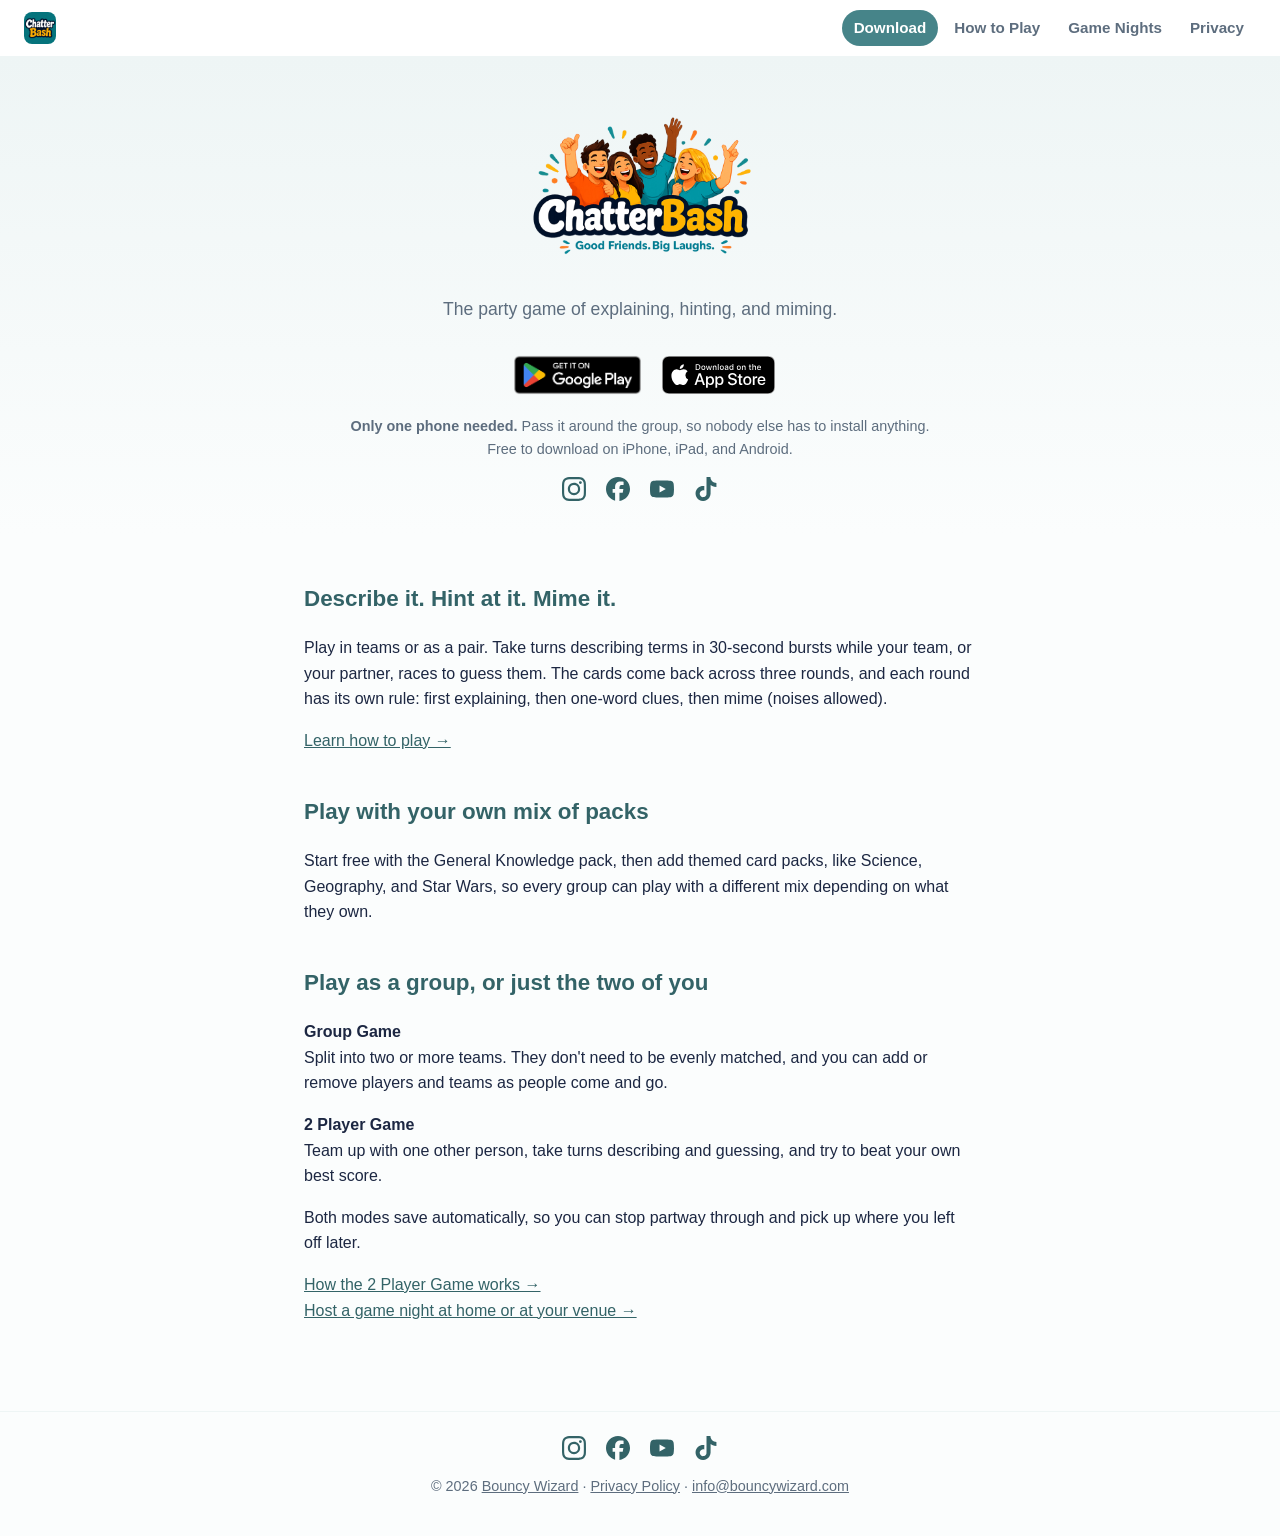
<file: index.html>
<!doctype html>
<html lang="en">
<head>
  <meta charset="UTF-8">
  <meta name="viewport" content="width=device-width, initial-scale=1">
  <!-- Google tag (gtag.js) -->
  <script async src="https://www.googletagmanager.com/gtag/js?id=G-C2GBCEYCLD"></script>
  <script>
    window.dataLayer = window.dataLayer || [];
    function gtag(){dataLayer.push(arguments);}
    gtag('js', new Date());
    gtag('config', 'G-C2GBCEYCLD');
  </script>
  <title>ChatterBash — the party game of explaining, hinting, and miming</title>
  <meta name="description" content="ChatterBash is a fast-paced party game inspired by Monikers and 30 Seconds. Describe, hint, or mime your way through three rounds with your team.">
  <link rel="icon" type="image/png" href="favicon.png">
  <link rel="apple-touch-icon" href="apple-touch-icon.png">
  <link rel="stylesheet" href="style.css?v=9">
</head>
<body>
  <header class="site-nav">
    <a class="brand" href="index.html">
      <img src="apple-touch-icon.png" alt="ChatterBash home" width="32" height="32">
    </a>
    <nav aria-label="Main">
      <a href="index.html" aria-current="page">Download</a>
      <a href="how-to-play.html">How to Play</a>
      <a href="game-nights.html">Game Nights</a>
      <a href="privacy.html">Privacy</a>
    </nav>
  </header>

  <header class="hero">
    <h1><img class="logo" src="logo.png" alt="ChatterBash"></h1>
    <p class="tagline">The party game of explaining, hinting, and miming.</p>

    <div class="cta-row">
      <a class="play-badge"
         href="https://play.google.com/store/apps/details?id=com.bouncywizard.chatterbash">
        <img src="google-play-badge.png" alt="Get it on Google Play">
      </a>
      <a class="app-store-badge"
         href="https://apps.apple.com/app/id6808120869">
        <img src="app-store-badge.svg" alt="Download on the App Store">
      </a>
    </div>
    <p class="hero-note"><strong>Only one phone needed.</strong> Pass it around the group, so nobody else has to install anything.<br>Free to download on iPhone, iPad, and Android.</p>
    <nav class="social hero-social" aria-label="Follow ChatterBash">
      <a href="https://www.instagram.com/chatterbashapp/" aria-label="Instagram" title="Instagram" target="_blank" rel="noopener">
        <svg viewBox="0 0 24 24" aria-hidden="true"><path d="M7.0301.084c-1.2768.0602-2.1487.264-2.911.5634-.7888.3075-1.4575.72-2.1228 1.3877-.6652.6677-1.075 1.3368-1.3802 2.127-.2954.7638-.4956 1.6365-.552 2.914-.0564 1.2775-.0689 1.6882-.0626 4.947.0062 3.2586.0206 3.6671.0825 4.9473.061 1.2765.264 2.1482.5635 2.9107.308.7889.72 1.4573 1.388 2.1228.6679.6655 1.3365 1.0743 2.1285 1.38.7632.295 1.6361.4961 2.9134.552 1.2773.056 1.6884.069 4.9462.0627 3.2578-.0062 3.668-.0207 4.9478-.0814 1.28-.0607 2.147-.2652 2.9098-.5633.7889-.3086 1.4578-.72 2.1228-1.3881.665-.6682 1.0745-1.3378 1.3795-2.1284.2957-.7632.4966-1.636.552-2.9124.056-1.2809.0692-1.6898.063-4.948-.0063-3.2583-.021-3.6668-.0817-4.9465-.0607-1.2797-.264-2.1487-.5633-2.9117-.3084-.7889-.72-1.4568-1.3876-2.1228C21.2982 1.33 20.628.9208 19.8378.6165 19.074.321 18.2017.1197 16.9244.0645 15.6471.0093 15.236-.005 11.977.0014 8.718.0076 8.31.0215 7.0301.0839m.1402 21.6932c-1.17-.0509-1.8053-.2453-2.2287-.408-.5606-.216-.96-.4771-1.3819-.895-.422-.4178-.6811-.8186-.9-1.378-.1644-.4234-.3624-1.058-.4171-2.228-.0595-1.2645-.072-1.6442-.079-4.848-.007-3.2037.0053-3.583.0607-4.848.05-1.169.2456-1.805.408-2.2282.216-.5613.4762-.96.895-1.3816.4188-.4217.8184-.6814 1.3783-.9003.423-.1651 1.0575-.3614 2.227-.4171 1.2655-.06 1.6447-.072 4.848-.079 3.2033-.007 3.5835.005 4.8495.0608 1.169.0508 1.8053.2445 2.228.408.5608.216.96.4754 1.3816.895.4217.4194.6816.8176.9005 1.3787.1653.4217.3617 1.056.4169 2.2263.0602 1.2655.0739 1.645.0796 4.848.0058 3.203-.0055 3.5834-.061 4.848-.051 1.17-.245 1.8055-.408 2.2294-.216.5604-.4763.96-.8954 1.3814-.419.4215-.8181.6811-1.3783.9-.4224.1649-1.0577.3617-2.2262.4174-1.2656.0595-1.6448.072-4.8493.079-3.2045.007-3.5825-.006-4.848-.0608M16.953 5.5864A1.44 1.44 0 1 0 18.39 4.144a1.44 1.44 0 0 0-1.437 1.4424M5.8385 12.012c.0067 3.4032 2.7706 6.1557 6.173 6.1493 3.4026-.0065 6.157-2.7701 6.1506-6.1733-.0065-3.4032-2.771-6.1565-6.174-6.1498-3.403.0067-6.156 2.771-6.1496 6.1738M8 12.0077a4 4 0 1 1 4.008 3.9921A3.9996 3.9996 0 0 1 8 12.0077"/></svg>
      </a>
      <a href="https://www.facebook.com/profile.php?id=61594119927908" aria-label="Facebook" title="Facebook" target="_blank" rel="noopener">
        <svg viewBox="0 0 24 24" aria-hidden="true"><path d="M9.101 23.691v-7.98H6.627v-3.667h2.474v-1.58c0-4.085 1.848-5.978 5.858-5.978.401 0 .955.042 1.468.103a8.68 8.68 0 0 1 1.141.195v3.325a8.623 8.623 0 0 0-.653-.036 26.805 26.805 0 0 0-.733-.009c-.707 0-1.259.096-1.675.309a1.686 1.686 0 0 0-.679.622c-.258.42-.374.995-.374 1.752v1.297h3.919l-.386 2.103-.287 1.564h-3.246v8.245C19.396 23.238 24 18.179 24 12.044c0-6.627-5.373-12-12-12s-12 5.373-12 12c0 5.628 3.874 10.35 9.101 11.647Z"/></svg>
      </a>
      <a href="https://www.youtube.com/@ChatterBash" aria-label="YouTube" title="YouTube" target="_blank" rel="noopener">
        <svg viewBox="0 0 24 24" aria-hidden="true"><path d="M23.498 6.186a3.016 3.016 0 0 0-2.122-2.136C19.505 3.545 12 3.545 12 3.545s-7.505 0-9.377.505A3.017 3.017 0 0 0 .502 6.186C0 8.07 0 12 0 12s0 3.93.502 5.814a3.016 3.016 0 0 0 2.122 2.136c1.871.505 9.376.505 9.376.505s7.505 0 9.377-.505a3.015 3.015 0 0 0 2.122-2.136C24 15.93 24 12 24 12s0-3.93-.502-5.814zM9.545 15.568V8.432L15.818 12l-6.273 3.568z"/></svg>
      </a>
      <a href="https://www.tiktok.com/@chatterbash" aria-label="TikTok" title="TikTok" target="_blank" rel="noopener">
        <svg viewBox="0 0 24 24" aria-hidden="true"><path d="M12.525.02c1.31-.02 2.61-.01 3.91-.02.08 1.53.63 3.09 1.75 4.17 1.12 1.11 2.7 1.62 4.24 1.79v4.03c-1.44-.05-2.89-.35-4.2-.97-.57-.26-1.1-.59-1.62-.93-.01 2.92.01 5.84-.02 8.75-.08 1.4-.54 2.79-1.35 3.94-1.31 1.92-3.58 3.17-5.91 3.21-1.43.08-2.86-.31-4.08-1.03-2.02-1.19-3.44-3.37-3.65-5.71-.02-.5-.03-1-.01-1.49.18-1.9 1.12-3.72 2.58-4.96 1.66-1.44 3.98-2.13 6.15-1.72.02 1.48-.04 2.96-.04 4.44-.99-.32-2.15-.23-3.02.37-.63.41-1.11 1.04-1.36 1.75-.21.51-.15 1.07-.14 1.61.24 1.64 1.82 3.02 3.5 2.87 1.12-.01 2.19-.66 2.77-1.61.19-.33.4-.67.41-1.06.1-1.79.06-3.57.07-5.36.01-4.03-.01-8.05.02-12.07z"/></svg>
      </a>
    </nav>
  </header>

  <main>
    <section>
      <h2>Describe it. Hint at it. Mime it.</h2>
      <p>
        Play in teams or as a pair. Take turns describing terms in 30-second
        bursts while your team, or your partner, races to guess them. The
        cards come back across three rounds, and each round has its own rule:
        first explaining, then one-word clues, then mime (noises allowed).
      </p>
      <p><a href="how-to-play.html">Learn how to play &rarr;</a></p>
    </section>

    <section>
      <h2>Play with your own mix of packs</h2>
      <p>
        Start free with the General Knowledge pack, then add themed card
        packs, like Science, Geography, and Star Wars, so every group can play
        with a different mix depending on what they own.
      </p>
    </section>

    <section>
      <h2>Play as a group, or just the two of you</h2>
      <p>
        <strong>Group Game</strong><br>
        Split into two or more teams. They don't
        need to be evenly matched, and you can add or remove players and
        teams as people come and go.
      </p>
      <p>
        <strong>2 Player Game</strong><br>
        Team up with one other person, take turns describing and guessing,
        and try to beat your own best score.
      </p>
      <p>
        Both modes save automatically, so you can stop partway through and
        pick up where you left off later.
      </p>
      <p>
        <a href="how-to-play.html#2-player">How the 2 Player Game works &rarr;</a><br>
        <a href="game-nights.html">Host a game night at home or at your venue &rarr;</a>
      </p>
    </section>
  </main>

  <footer>
    <nav class="social" aria-label="ChatterBash on social media">
      <a href="https://www.instagram.com/chatterbashapp/" aria-label="Instagram" title="Instagram" target="_blank" rel="noopener">
        <svg viewBox="0 0 24 24" aria-hidden="true"><path d="M7.0301.084c-1.2768.0602-2.1487.264-2.911.5634-.7888.3075-1.4575.72-2.1228 1.3877-.6652.6677-1.075 1.3368-1.3802 2.127-.2954.7638-.4956 1.6365-.552 2.914-.0564 1.2775-.0689 1.6882-.0626 4.947.0062 3.2586.0206 3.6671.0825 4.9473.061 1.2765.264 2.1482.5635 2.9107.308.7889.72 1.4573 1.388 2.1228.6679.6655 1.3365 1.0743 2.1285 1.38.7632.295 1.6361.4961 2.9134.552 1.2773.056 1.6884.069 4.9462.0627 3.2578-.0062 3.668-.0207 4.9478-.0814 1.28-.0607 2.147-.2652 2.9098-.5633.7889-.3086 1.4578-.72 2.1228-1.3881.665-.6682 1.0745-1.3378 1.3795-2.1284.2957-.7632.4966-1.636.552-2.9124.056-1.2809.0692-1.6898.063-4.948-.0063-3.2583-.021-3.6668-.0817-4.9465-.0607-1.2797-.264-2.1487-.5633-2.9117-.3084-.7889-.72-1.4568-1.3876-2.1228C21.2982 1.33 20.628.9208 19.8378.6165 19.074.321 18.2017.1197 16.9244.0645 15.6471.0093 15.236-.005 11.977.0014 8.718.0076 8.31.0215 7.0301.0839m.1402 21.6932c-1.17-.0509-1.8053-.2453-2.2287-.408-.5606-.216-.96-.4771-1.3819-.895-.422-.4178-.6811-.8186-.9-1.378-.1644-.4234-.3624-1.058-.4171-2.228-.0595-1.2645-.072-1.6442-.079-4.848-.007-3.2037.0053-3.583.0607-4.848.05-1.169.2456-1.805.408-2.2282.216-.5613.4762-.96.895-1.3816.4188-.4217.8184-.6814 1.3783-.9003.423-.1651 1.0575-.3614 2.227-.4171 1.2655-.06 1.6447-.072 4.848-.079 3.2033-.007 3.5835.005 4.8495.0608 1.169.0508 1.8053.2445 2.228.408.5608.216.96.4754 1.3816.895.4217.4194.6816.8176.9005 1.3787.1653.4217.3617 1.056.4169 2.2263.0602 1.2655.0739 1.645.0796 4.848.0058 3.203-.0055 3.5834-.061 4.848-.051 1.17-.245 1.8055-.408 2.2294-.216.5604-.4763.96-.8954 1.3814-.419.4215-.8181.6811-1.3783.9-.4224.1649-1.0577.3617-2.2262.4174-1.2656.0595-1.6448.072-4.8493.079-3.2045.007-3.5825-.006-4.848-.0608M16.953 5.5864A1.44 1.44 0 1 0 18.39 4.144a1.44 1.44 0 0 0-1.437 1.4424M5.8385 12.012c.0067 3.4032 2.7706 6.1557 6.173 6.1493 3.4026-.0065 6.157-2.7701 6.1506-6.1733-.0065-3.4032-2.771-6.1565-6.174-6.1498-3.403.0067-6.156 2.771-6.1496 6.1738M8 12.0077a4 4 0 1 1 4.008 3.9921A3.9996 3.9996 0 0 1 8 12.0077"/></svg>
      </a>
      <a href="https://www.facebook.com/profile.php?id=61594119927908" aria-label="Facebook" title="Facebook" target="_blank" rel="noopener">
        <svg viewBox="0 0 24 24" aria-hidden="true"><path d="M9.101 23.691v-7.98H6.627v-3.667h2.474v-1.58c0-4.085 1.848-5.978 5.858-5.978.401 0 .955.042 1.468.103a8.68 8.68 0 0 1 1.141.195v3.325a8.623 8.623 0 0 0-.653-.036 26.805 26.805 0 0 0-.733-.009c-.707 0-1.259.096-1.675.309a1.686 1.686 0 0 0-.679.622c-.258.42-.374.995-.374 1.752v1.297h3.919l-.386 2.103-.287 1.564h-3.246v8.245C19.396 23.238 24 18.179 24 12.044c0-6.627-5.373-12-12-12s-12 5.373-12 12c0 5.628 3.874 10.35 9.101 11.647Z"/></svg>
      </a>
      <a href="https://www.youtube.com/@ChatterBash" aria-label="YouTube" title="YouTube" target="_blank" rel="noopener">
        <svg viewBox="0 0 24 24" aria-hidden="true"><path d="M23.498 6.186a3.016 3.016 0 0 0-2.122-2.136C19.505 3.545 12 3.545 12 3.545s-7.505 0-9.377.505A3.017 3.017 0 0 0 .502 6.186C0 8.07 0 12 0 12s0 3.93.502 5.814a3.016 3.016 0 0 0 2.122 2.136c1.871.505 9.376.505 9.376.505s7.505 0 9.377-.505a3.015 3.015 0 0 0 2.122-2.136C24 15.93 24 12 24 12s0-3.93-.502-5.814zM9.545 15.568V8.432L15.818 12l-6.273 3.568z"/></svg>
      </a>
      <a href="https://www.tiktok.com/@chatterbash" aria-label="TikTok" title="TikTok" target="_blank" rel="noopener">
        <svg viewBox="0 0 24 24" aria-hidden="true"><path d="M12.525.02c1.31-.02 2.61-.01 3.91-.02.08 1.53.63 3.09 1.75 4.17 1.12 1.11 2.7 1.62 4.24 1.79v4.03c-1.44-.05-2.89-.35-4.2-.97-.57-.26-1.1-.59-1.62-.93-.01 2.92.01 5.84-.02 8.75-.08 1.4-.54 2.79-1.35 3.94-1.31 1.92-3.58 3.17-5.91 3.21-1.43.08-2.86-.31-4.08-1.03-2.02-1.19-3.44-3.37-3.65-5.71-.02-.5-.03-1-.01-1.49.18-1.9 1.12-3.72 2.58-4.96 1.66-1.44 3.98-2.13 6.15-1.72.02 1.48-.04 2.96-.04 4.44-.99-.32-2.15-.23-3.02.37-.63.41-1.11 1.04-1.36 1.75-.21.51-.15 1.07-.14 1.61.24 1.64 1.82 3.02 3.5 2.87 1.12-.01 2.19-.66 2.77-1.61.19-.33.4-.67.41-1.06.1-1.79.06-3.57.07-5.36.01-4.03-.01-8.05.02-12.07z"/></svg>
      </a>
    </nav>
    <p>
      &copy; 2026 <a href="https://bouncywizard.com/" target="_blank" rel="noopener">Bouncy Wizard</a> ·
      <a href="privacy.html">Privacy Policy</a> ·
      <a href="mailto:info@bouncywizard.com">info@bouncywizard.com</a>
    </p>
  </footer>
</body>
</html>
</file>
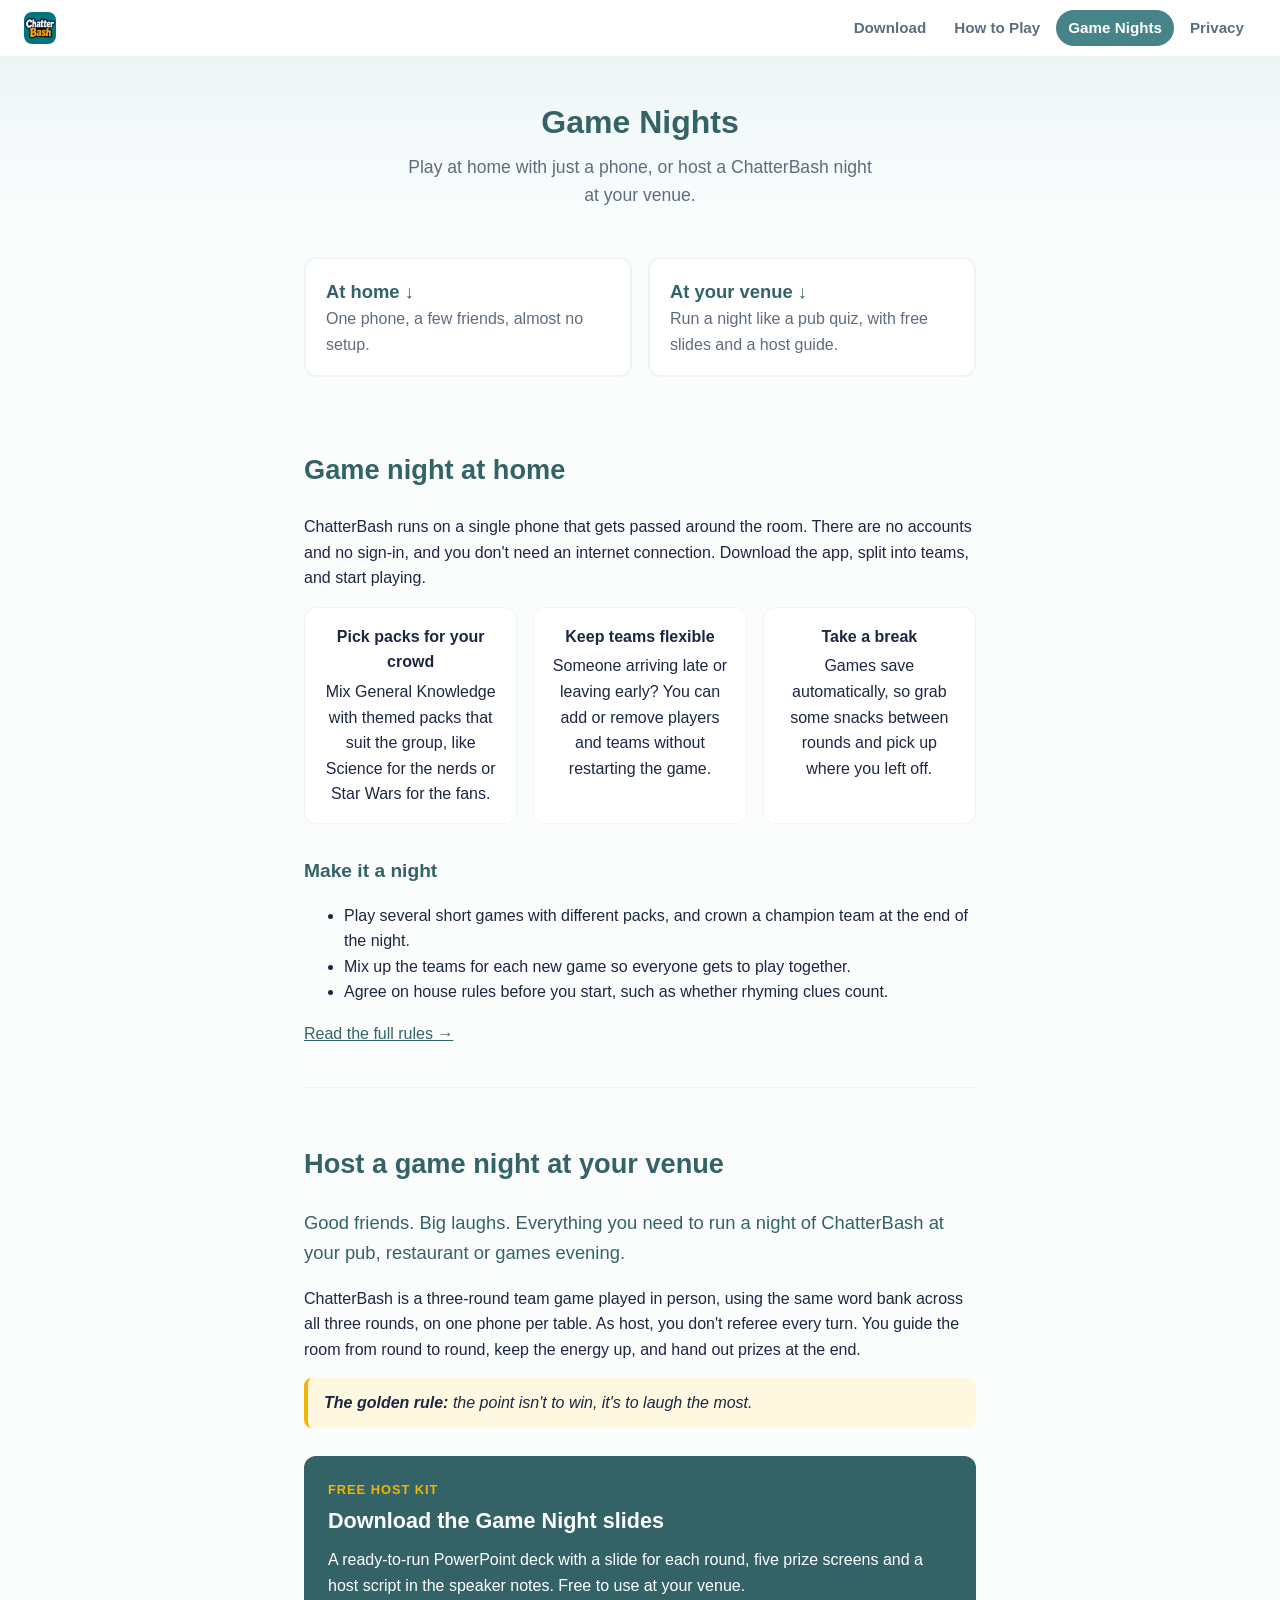
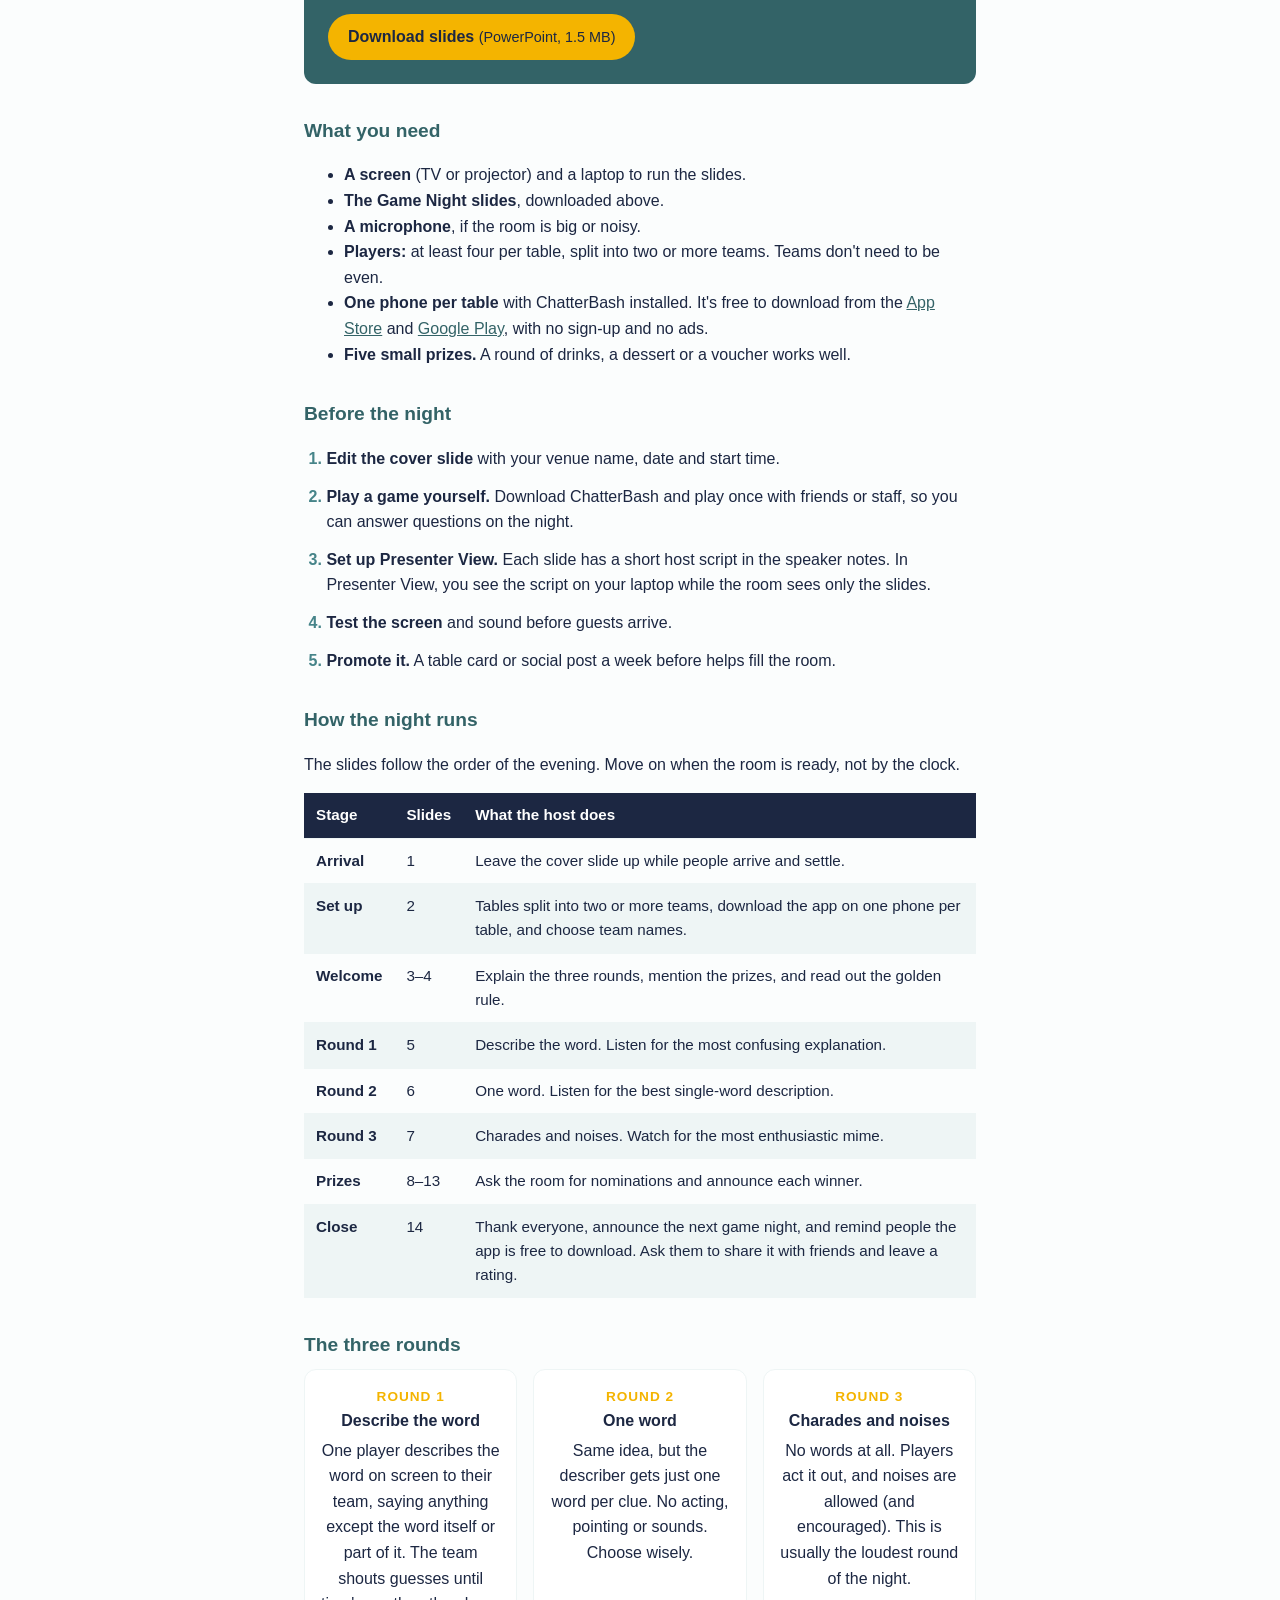
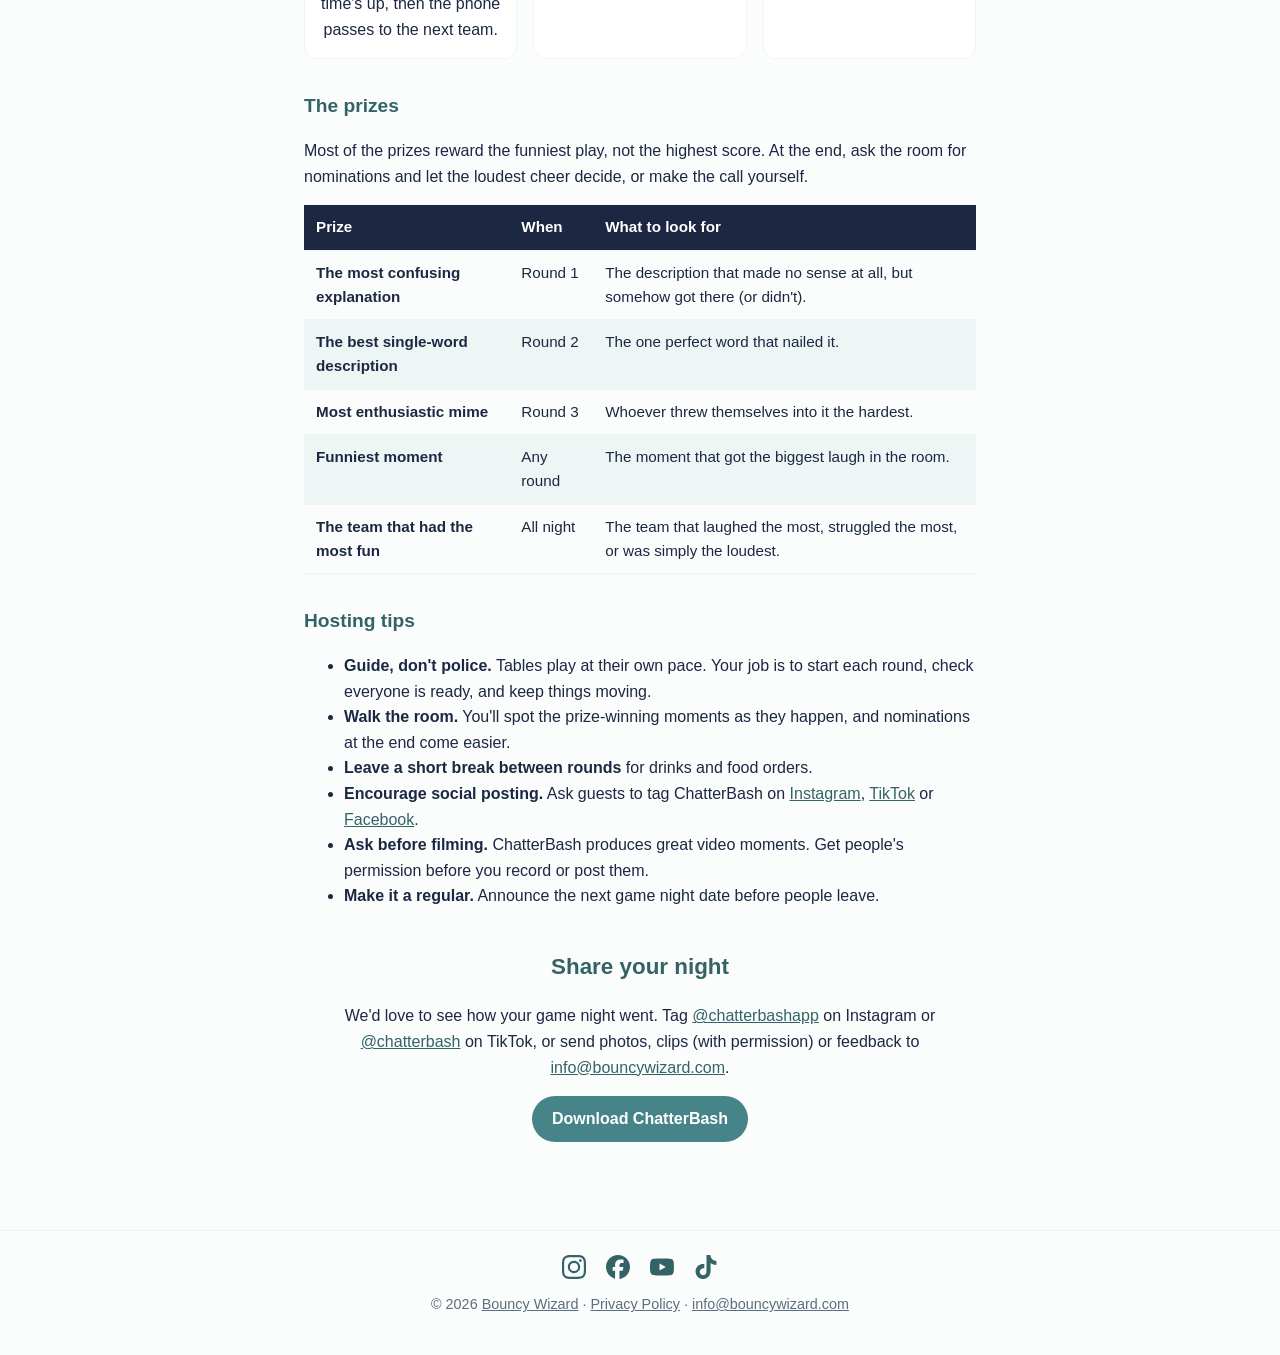
<file: game-nights.html>
<!doctype html>
<html lang="en">
<head>
  <meta charset="UTF-8">
  <meta name="viewport" content="width=device-width, initial-scale=1">
  <!-- Google tag (gtag.js) -->
  <script async src="https://www.googletagmanager.com/gtag/js?id=G-C2GBCEYCLD"></script>
  <script>
    window.dataLayer = window.dataLayer || [];
    function gtag(){dataLayer.push(arguments);}
    gtag('js', new Date());
    gtag('config', 'G-C2GBCEYCLD');
  </script>
  <title>Game Nights — ChatterBash</title>
  <meta name="description" content="Host a ChatterBash game night at home with just a phone, or run one at your pub, restaurant or games evening with our free PowerPoint slides and host guide.">
  <link rel="icon" type="image/png" href="favicon.png">
  <link rel="apple-touch-icon" href="apple-touch-icon.png">
  <link rel="stylesheet" href="style.css?v=9">
</head>
<body>
  <header class="site-nav">
    <a class="brand" href="index.html">
      <img src="apple-touch-icon.png" alt="ChatterBash home" width="32" height="32">
    </a>
    <nav aria-label="Main">
      <a href="index.html">Download</a>
      <a href="how-to-play.html">How to Play</a>
      <a href="game-nights.html" aria-current="page">Game Nights</a>
      <a href="privacy.html">Privacy</a>
    </nav>
  </header>

  <header class="page-hero">
    <h1>Game Nights</h1>
    <p class="tagline">Play at home with just a phone, or host a ChatterBash night at your venue.</p>
  </header>

  <main>
    <div class="chooser">
      <a class="choice" href="#at-home">
        <strong>At home</strong>
        <span>One phone, a few friends, almost no setup.</span>
      </a>
      <a class="choice" href="#host">
        <strong>At your venue</strong>
        <span>Run a night like a pub quiz, with free slides and a host guide.</span>
      </a>
    </div>

    <!-- ===== At home ===== -->
    <section id="at-home" class="part">
      <h2>Game night at home</h2>
      <p>
        ChatterBash runs on a single phone that gets passed around the room.
        There are no accounts and no sign-in, and you don't need an internet
        connection. Download the app, split into teams, and start playing.
      </p>

      <div class="cards">
        <div class="card">
          <strong>Pick packs for your crowd</strong>
          <p>
            Mix General Knowledge with themed packs that suit the group, like
            Science for the nerds or Star Wars for the fans.
          </p>
        </div>
        <div class="card">
          <strong>Keep teams flexible</strong>
          <p>
            Someone arriving late or leaving early? You can add or remove
            players and teams without restarting the game.
          </p>
        </div>
        <div class="card">
          <strong>Take a break</strong>
          <p>
            Games save automatically, so grab some snacks between rounds and
            pick up where you left off.
          </p>
        </div>
      </div>

      <h3>Make it a night</h3>
      <ul>
        <li>Play several short games with different packs, and crown a champion team at the end of the night.</li>
        <li>Mix up the teams for each new game so everyone gets to play together.</li>
        <li>Agree on house rules before you start, such as whether rhyming clues count.</li>
      </ul>

      <p><a href="how-to-play.html">Read the full rules &rarr;</a></p>
    </section>

    <!-- ===== At a venue ===== -->
    <section id="host" class="part">
      <h2>Host a game night at your venue</h2>
      <p class="lead">
        Good friends. Big laughs. Everything you need to run a night of
        ChatterBash at your pub, restaurant or games evening.
      </p>
      <p>
        ChatterBash is a three-round team game played in person, using the
        same word bank across all three rounds, on one phone per table. As
        host, you don't referee every turn. You guide the room from round to
        round, keep the energy up, and hand out prizes at the end.
      </p>
      <p class="golden">
        <strong>The golden rule:</strong> the point isn't to win, it's to
        laugh the most.
      </p>

      <div class="kit">
        <div class="kit-label">Free host kit</div>
        <h3>Download the Game Night slides</h3>
        <p>
          A ready-to-run PowerPoint deck with a slide for each round, five
          prize screens and a host script in the speaker notes. Free to use at
          your venue.
        </p>
        <a class="kit-button" href="downloads/chatterbash-game-night.pptx" download>
          Download slides <span>(PowerPoint, 1.5 MB)</span>
        </a>
      </div>

      <h3>What you need</h3>
      <ul>
        <li><strong>A screen</strong> (TV or projector) and a laptop to run the slides.</li>
        <li><strong>The Game Night slides</strong>, downloaded above.</li>
        <li><strong>A microphone</strong>, if the room is big or noisy.</li>
        <li>
          <strong>Players:</strong> at least four per table, split into two or
          more teams. Teams don't need to be even.
        </li>
        <li>
          <strong>One phone per table</strong> with ChatterBash installed. It's
          free to download from the <a href="https://apps.apple.com/app/id6808120869">App Store</a>
          and <a href="https://play.google.com/store/apps/details?id=com.bouncywizard.chatterbash">Google Play</a>,
          with no sign-up and no ads.
        </li>
        <li><strong>Five small prizes.</strong> A round of drinks, a dessert or a voucher works well.</li>
      </ul>

      <h3>Before the night</h3>
      <ol class="steps">
        <li><strong>Edit the cover slide</strong> with your venue name, date and start time.</li>
        <li>
          <strong>Play a game yourself.</strong> Download ChatterBash and play
          once with friends or staff, so you can answer questions on the night.
        </li>
        <li>
          <strong>Set up Presenter View.</strong> Each slide has a short host
          script in the speaker notes. In Presenter View, you see the script on
          your laptop while the room sees only the slides.
        </li>
        <li><strong>Test the screen</strong> and sound before guests arrive.</li>
        <li><strong>Promote it.</strong> A table card or social post a week before helps fill the room.</li>
      </ol>

      <h3>How the night runs</h3>
      <p>The slides follow the order of the evening. Move on when the room is ready, not by the clock.</p>
      <div class="table-wrap">
        <table>
          <thead>
            <tr><th>Stage</th><th>Slides</th><th>What the host does</th></tr>
          </thead>
          <tbody>
            <tr><th>Arrival</th><td>1</td><td>Leave the cover slide up while people arrive and settle.</td></tr>
            <tr><th>Set up</th><td>2</td><td>Tables split into two or more teams, download the app on one phone per table, and choose team names.</td></tr>
            <tr><th>Welcome</th><td>3–4</td><td>Explain the three rounds, mention the prizes, and read out the golden rule.</td></tr>
            <tr><th>Round 1</th><td>5</td><td>Describe the word. Listen for the most confusing explanation.</td></tr>
            <tr><th>Round 2</th><td>6</td><td>One word. Listen for the best single-word description.</td></tr>
            <tr><th>Round 3</th><td>7</td><td>Charades and noises. Watch for the most enthusiastic mime.</td></tr>
            <tr><th>Prizes</th><td>8–13</td><td>Ask the room for nominations and announce each winner.</td></tr>
            <tr><th>Close</th><td>14</td><td>Thank everyone, announce the next game night, and remind people the app is free to download. Ask them to share it with friends and leave a rating.</td></tr>
          </tbody>
        </table>
      </div>

      <h3>The three rounds</h3>
      <div class="cards">
        <div class="card">
          <div class="round-num">ROUND 1</div>
          <strong>Describe the word</strong>
          <p>
            One player describes the word on screen to their team, saying
            anything except the word itself or part of it. The team shouts
            guesses until time's up, then the phone passes to the next team.
          </p>
        </div>
        <div class="card">
          <div class="round-num">ROUND 2</div>
          <strong>One word</strong>
          <p>
            Same idea, but the describer gets just one word per clue. No
            acting, pointing or sounds. Choose wisely.
          </p>
        </div>
        <div class="card">
          <div class="round-num">ROUND 3</div>
          <strong>Charades and noises</strong>
          <p>
            No words at all. Players act it out, and noises are allowed (and
            encouraged). This is usually the loudest round of the night.
          </p>
        </div>
      </div>

      <h3>The prizes</h3>
      <p>
        Most of the prizes reward the funniest play, not the highest score. At
        the end, ask the room for nominations and let the loudest cheer decide,
        or make the call yourself.
      </p>
      <div class="table-wrap">
        <table>
          <thead>
            <tr><th>Prize</th><th>When</th><th>What to look for</th></tr>
          </thead>
          <tbody>
            <tr><th>The most confusing explanation</th><td>Round 1</td><td>The description that made no sense at all, but somehow got there (or didn't).</td></tr>
            <tr><th>The best single-word description</th><td>Round 2</td><td>The one perfect word that nailed it.</td></tr>
            <tr><th>Most enthusiastic mime</th><td>Round 3</td><td>Whoever threw themselves into it the hardest.</td></tr>
            <tr><th>Funniest moment</th><td>Any round</td><td>The moment that got the biggest laugh in the room.</td></tr>
            <tr><th>The team that had the most fun</th><td>All night</td><td>The team that laughed the most, struggled the most, or was simply the loudest.</td></tr>
          </tbody>
        </table>
      </div>

      <h3>Hosting tips</h3>
      <ul>
        <li>
          <strong>Guide, don't police.</strong> Tables play at their own pace.
          Your job is to start each round, check everyone is ready, and keep
          things moving.
        </li>
        <li>
          <strong>Walk the room.</strong> You'll spot the prize-winning moments
          as they happen, and nominations at the end come easier.
        </li>
        <li><strong>Leave a short break between rounds</strong> for drinks and food orders.</li>
        <li>
          <strong>Encourage social posting.</strong> Ask guests to tag
          ChatterBash on
          <a href="https://www.instagram.com/chatterbashapp/" target="_blank" rel="noopener">Instagram</a>,
          <a href="https://www.tiktok.com/@chatterbash" target="_blank" rel="noopener">TikTok</a> or
          <a href="https://www.facebook.com/profile.php?id=61594119927908" target="_blank" rel="noopener">Facebook</a>.
        </li>
        <li>
          <strong>Ask before filming.</strong> ChatterBash produces great video
          moments. Get people's permission before you record or post them.
        </li>
        <li><strong>Make it a regular.</strong> Announce the next game night date before people leave.</li>
      </ul>
    </section>

    <section class="cta-section">
      <h2>Share your night</h2>
      <p>
        We'd love to see how your game night went. Tag
        <a href="https://www.instagram.com/chatterbashapp/" target="_blank" rel="noopener">@chatterbashapp</a>
        on Instagram or
        <a href="https://www.tiktok.com/@chatterbash" target="_blank" rel="noopener">@chatterbash</a>
        on TikTok, or send photos, clips (with permission) or feedback to
        <a href="mailto:info@bouncywizard.com">info@bouncywizard.com</a>.
      </p>
      <p><a class="badge" href="index.html">Download ChatterBash</a></p>
    </section>
  </main>

  <footer>
    <nav class="social" aria-label="ChatterBash on social media">
      <a href="https://www.instagram.com/chatterbashapp/" aria-label="Instagram" title="Instagram" target="_blank" rel="noopener">
        <svg viewBox="0 0 24 24" aria-hidden="true"><path d="M7.0301.084c-1.2768.0602-2.1487.264-2.911.5634-.7888.3075-1.4575.72-2.1228 1.3877-.6652.6677-1.075 1.3368-1.3802 2.127-.2954.7638-.4956 1.6365-.552 2.914-.0564 1.2775-.0689 1.6882-.0626 4.947.0062 3.2586.0206 3.6671.0825 4.9473.061 1.2765.264 2.1482.5635 2.9107.308.7889.72 1.4573 1.388 2.1228.6679.6655 1.3365 1.0743 2.1285 1.38.7632.295 1.6361.4961 2.9134.552 1.2773.056 1.6884.069 4.9462.0627 3.2578-.0062 3.668-.0207 4.9478-.0814 1.28-.0607 2.147-.2652 2.9098-.5633.7889-.3086 1.4578-.72 2.1228-1.3881.665-.6682 1.0745-1.3378 1.3795-2.1284.2957-.7632.4966-1.636.552-2.9124.056-1.2809.0692-1.6898.063-4.948-.0063-3.2583-.021-3.6668-.0817-4.9465-.0607-1.2797-.264-2.1487-.5633-2.9117-.3084-.7889-.72-1.4568-1.3876-2.1228C21.2982 1.33 20.628.9208 19.8378.6165 19.074.321 18.2017.1197 16.9244.0645 15.6471.0093 15.236-.005 11.977.0014 8.718.0076 8.31.0215 7.0301.0839m.1402 21.6932c-1.17-.0509-1.8053-.2453-2.2287-.408-.5606-.216-.96-.4771-1.3819-.895-.422-.4178-.6811-.8186-.9-1.378-.1644-.4234-.3624-1.058-.4171-2.228-.0595-1.2645-.072-1.6442-.079-4.848-.007-3.2037.0053-3.583.0607-4.848.05-1.169.2456-1.805.408-2.2282.216-.5613.4762-.96.895-1.3816.4188-.4217.8184-.6814 1.3783-.9003.423-.1651 1.0575-.3614 2.227-.4171 1.2655-.06 1.6447-.072 4.848-.079 3.2033-.007 3.5835.005 4.8495.0608 1.169.0508 1.8053.2445 2.228.408.5608.216.96.4754 1.3816.895.4217.4194.6816.8176.9005 1.3787.1653.4217.3617 1.056.4169 2.2263.0602 1.2655.0739 1.645.0796 4.848.0058 3.203-.0055 3.5834-.061 4.848-.051 1.17-.245 1.8055-.408 2.2294-.216.5604-.4763.96-.8954 1.3814-.419.4215-.8181.6811-1.3783.9-.4224.1649-1.0577.3617-2.2262.4174-1.2656.0595-1.6448.072-4.8493.079-3.2045.007-3.5825-.006-4.848-.0608M16.953 5.5864A1.44 1.44 0 1 0 18.39 4.144a1.44 1.44 0 0 0-1.437 1.4424M5.8385 12.012c.0067 3.4032 2.7706 6.1557 6.173 6.1493 3.4026-.0065 6.157-2.7701 6.1506-6.1733-.0065-3.4032-2.771-6.1565-6.174-6.1498-3.403.0067-6.156 2.771-6.1496 6.1738M8 12.0077a4 4 0 1 1 4.008 3.9921A3.9996 3.9996 0 0 1 8 12.0077"/></svg>
      </a>
      <a href="https://www.facebook.com/profile.php?id=61594119927908" aria-label="Facebook" title="Facebook" target="_blank" rel="noopener">
        <svg viewBox="0 0 24 24" aria-hidden="true"><path d="M9.101 23.691v-7.98H6.627v-3.667h2.474v-1.58c0-4.085 1.848-5.978 5.858-5.978.401 0 .955.042 1.468.103a8.68 8.68 0 0 1 1.141.195v3.325a8.623 8.623 0 0 0-.653-.036 26.805 26.805 0 0 0-.733-.009c-.707 0-1.259.096-1.675.309a1.686 1.686 0 0 0-.679.622c-.258.42-.374.995-.374 1.752v1.297h3.919l-.386 2.103-.287 1.564h-3.246v8.245C19.396 23.238 24 18.179 24 12.044c0-6.627-5.373-12-12-12s-12 5.373-12 12c0 5.628 3.874 10.35 9.101 11.647Z"/></svg>
      </a>
      <a href="https://www.youtube.com/@ChatterBash" aria-label="YouTube" title="YouTube" target="_blank" rel="noopener">
        <svg viewBox="0 0 24 24" aria-hidden="true"><path d="M23.498 6.186a3.016 3.016 0 0 0-2.122-2.136C19.505 3.545 12 3.545 12 3.545s-7.505 0-9.377.505A3.017 3.017 0 0 0 .502 6.186C0 8.07 0 12 0 12s0 3.93.502 5.814a3.016 3.016 0 0 0 2.122 2.136c1.871.505 9.376.505 9.376.505s7.505 0 9.377-.505a3.015 3.015 0 0 0 2.122-2.136C24 15.93 24 12 24 12s0-3.93-.502-5.814zM9.545 15.568V8.432L15.818 12l-6.273 3.568z"/></svg>
      </a>
      <a href="https://www.tiktok.com/@chatterbash" aria-label="TikTok" title="TikTok" target="_blank" rel="noopener">
        <svg viewBox="0 0 24 24" aria-hidden="true"><path d="M12.525.02c1.31-.02 2.61-.01 3.91-.02.08 1.53.63 3.09 1.75 4.17 1.12 1.11 2.7 1.62 4.24 1.79v4.03c-1.44-.05-2.89-.35-4.2-.97-.57-.26-1.1-.59-1.62-.93-.01 2.92.01 5.84-.02 8.75-.08 1.4-.54 2.79-1.35 3.94-1.31 1.92-3.58 3.17-5.91 3.21-1.43.08-2.86-.31-4.08-1.03-2.02-1.19-3.44-3.37-3.65-5.71-.02-.5-.03-1-.01-1.49.18-1.9 1.12-3.72 2.58-4.96 1.66-1.44 3.98-2.13 6.15-1.72.02 1.48-.04 2.96-.04 4.44-.99-.32-2.15-.23-3.02.37-.63.41-1.11 1.04-1.36 1.75-.21.51-.15 1.07-.14 1.61.24 1.64 1.82 3.02 3.5 2.87 1.12-.01 2.19-.66 2.77-1.61.19-.33.4-.67.41-1.06.1-1.79.06-3.57.07-5.36.01-4.03-.01-8.05.02-12.07z"/></svg>
      </a>
    </nav>
    <p>
      &copy; 2026 <a href="https://bouncywizard.com/" target="_blank" rel="noopener">Bouncy Wizard</a> ·
      <a href="privacy.html">Privacy Policy</a> ·
      <a href="mailto:info@bouncywizard.com">info@bouncywizard.com</a>
    </p>
  </footer>
</body>
</html>
</file>
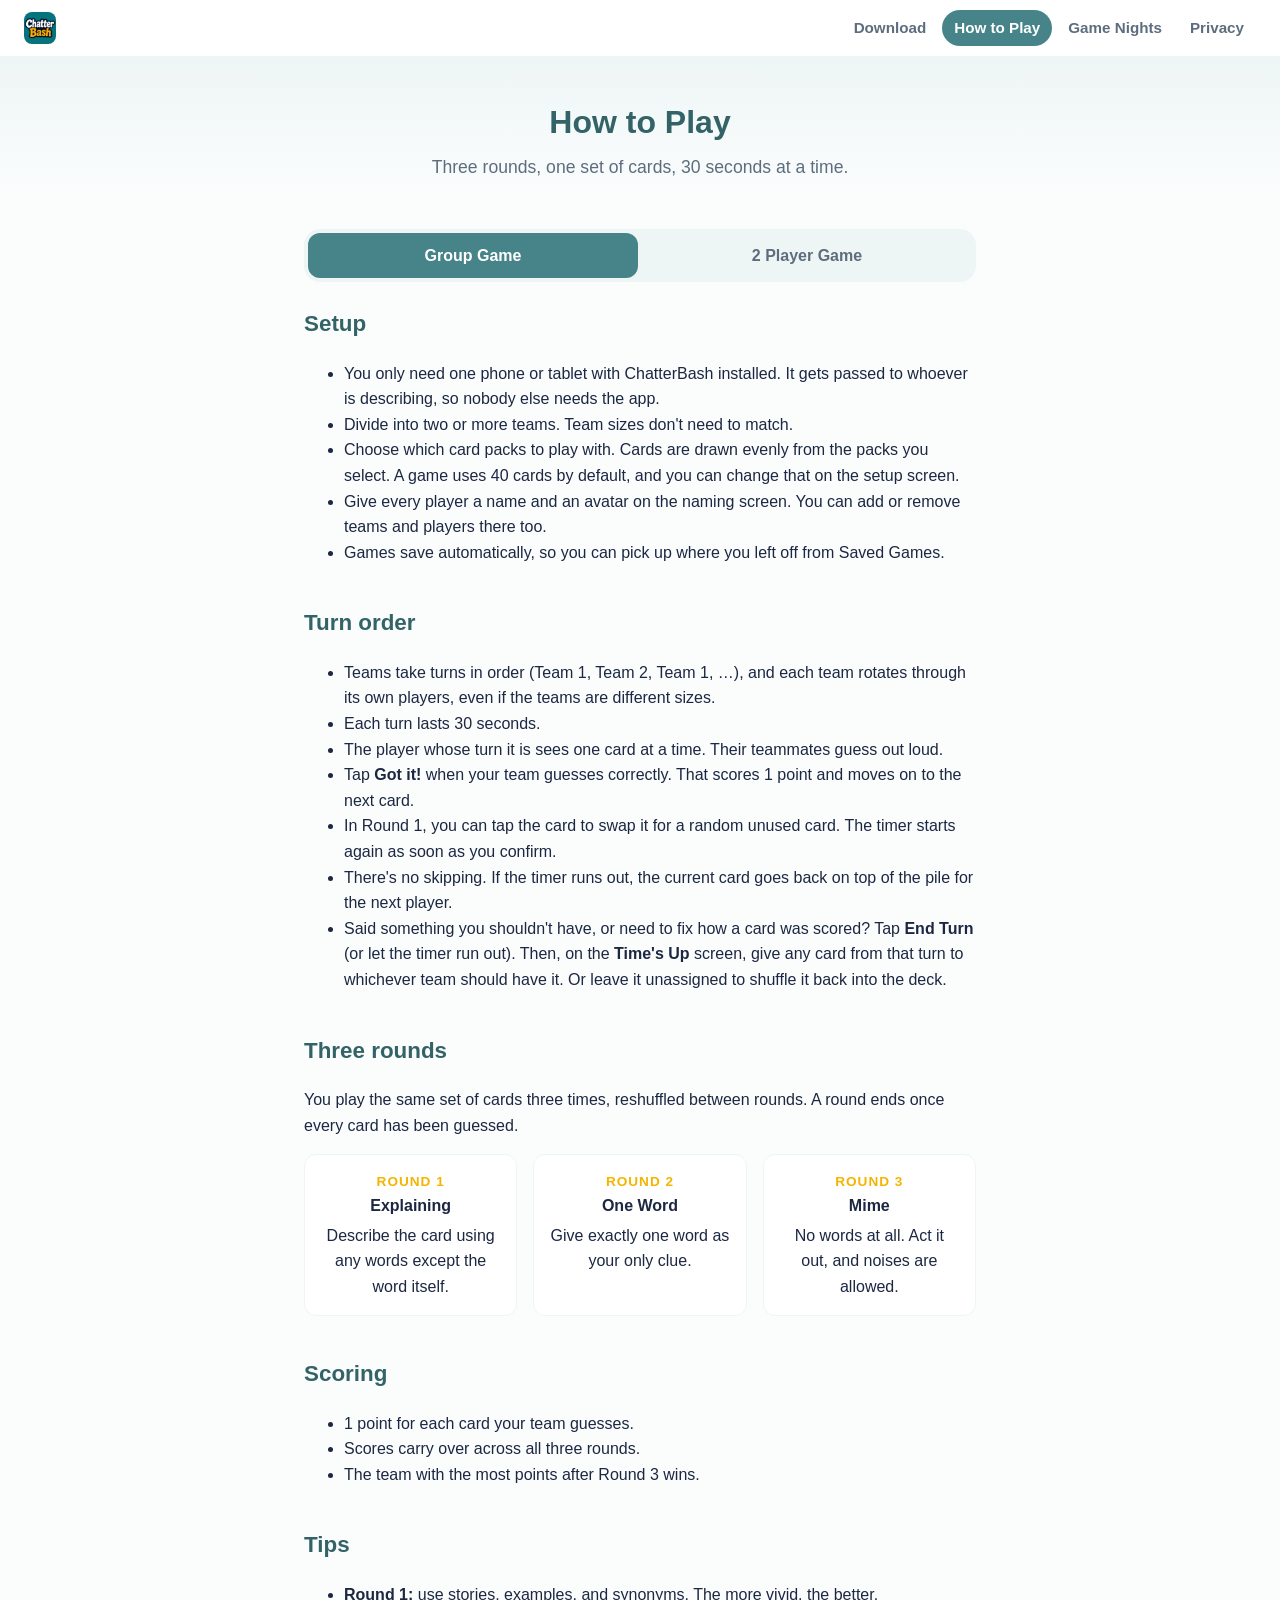
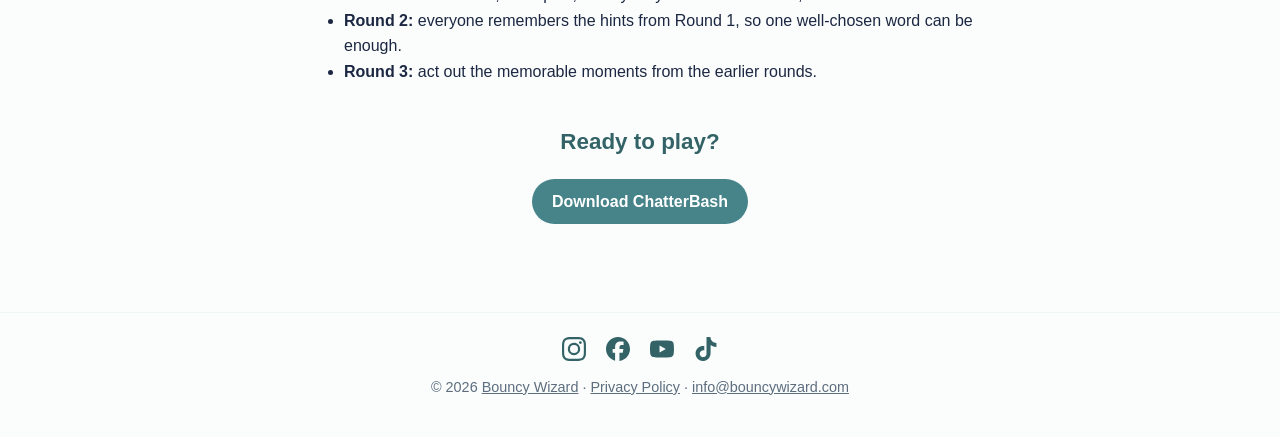
<file: how-to-play.html>
<!doctype html>
<html lang="en">
<head>
  <meta charset="UTF-8">
  <meta name="viewport" content="width=device-width, initial-scale=1">
  <!-- Google tag (gtag.js) -->
  <script async src="https://www.googletagmanager.com/gtag/js?id=G-C2GBCEYCLD"></script>
  <script>
    window.dataLayer = window.dataLayer || [];
    function gtag(){dataLayer.push(arguments);}
    gtag('js', new Date());
    gtag('config', 'G-C2GBCEYCLD');
  </script>
  <title>How to Play — ChatterBash</title>
  <meta name="description" content="How to play ChatterBash in a group or as two players: setup, turns, the three rounds (Explaining, One Word, Mime), scoring, and tips.">
  <link rel="icon" type="image/png" href="favicon.png">
  <link rel="apple-touch-icon" href="apple-touch-icon.png">
  <link rel="stylesheet" href="style.css?v=9">
</head>
<body>
  <header class="site-nav">
    <a class="brand" href="index.html">
      <img src="apple-touch-icon.png" alt="ChatterBash home" width="32" height="32">
    </a>
    <nav aria-label="Main">
      <a href="index.html">Download</a>
      <a href="how-to-play.html" aria-current="page">How to Play</a>
      <a href="game-nights.html">Game Nights</a>
      <a href="privacy.html">Privacy</a>
    </nav>
  </header>

  <header class="page-hero">
    <h1>How to Play</h1>
    <p class="tagline">Three rounds, one set of cards, 30 seconds at a time.</p>
  </header>

  <main>
    <div class="tabs" role="tablist" aria-label="Game mode">
      <button class="tab" role="tab" id="tab-group" aria-controls="panel-group" aria-selected="true">Group Game</button>
      <button class="tab" role="tab" id="tab-duo" aria-controls="panel-duo" aria-selected="false" tabindex="-1">
        2 Player Game
      </button>
    </div>

    <div class="tab-panel" role="tabpanel" id="panel-group" aria-labelledby="tab-group">
      <section>
        <h2>Setup</h2>
        <ul>
          <li>
            You only need one phone or tablet with ChatterBash installed. It
            gets passed to whoever is describing, so nobody else needs the app.
          </li>
          <li>Divide into two or more teams. Team sizes don't need to match.</li>
          <li>
            Choose which card packs to play with. Cards are drawn evenly from
            the packs you select. A game uses 40 cards by default, and you can
            change that on the setup screen.
          </li>
          <li>
            Give every player a name and an avatar on the naming screen. You
            can add or remove teams and players there too.
          </li>
          <li>Games save automatically, so you can pick up where you left off from Saved Games.</li>
        </ul>
      </section>

      <section>
        <h2>Turn order</h2>
        <ul>
          <li>
            Teams take turns in order (Team 1, Team 2, Team 1, …), and each
            team rotates through its own players, even if the teams are
            different sizes.
          </li>
          <li>Each turn lasts 30 seconds.</li>
          <li>The player whose turn it is sees one card at a time. Their teammates guess out loud.</li>
          <li>Tap <strong>Got it!</strong> when your team guesses correctly. That scores 1 point and moves on to the next card.</li>
          <li>
            In Round 1, you can tap the card to swap it for a random unused
            card. The timer starts again as soon as you confirm.
          </li>
          <li>
            There's no skipping. If the timer runs out, the current card goes
            back on top of the pile for the next player.
          </li>
          <li>
            Said something you shouldn't have, or need to fix how a card was
            scored? Tap <strong>End Turn</strong> (or let the timer run out).
            Then, on the <strong>Time's Up</strong> screen, give any card from
            that turn to whichever team should have it. Or leave it unassigned
            to shuffle it back into the deck.
          </li>
        </ul>
      </section>

      <section>
        <h2>Three rounds</h2>
        <p>
          You play the same set of cards three times, reshuffled between
          rounds. A round ends once every card has been guessed.
        </p>
        <div class="cards">
          <div class="card">
            <div class="round-num">ROUND 1</div>
            <strong>Explaining</strong>
            <p>Describe the card using any words except the word itself.</p>
          </div>
          <div class="card">
            <div class="round-num">ROUND 2</div>
            <strong>One Word</strong>
            <p>Give exactly one word as your only clue.</p>
          </div>
          <div class="card">
            <div class="round-num">ROUND 3</div>
            <strong>Mime</strong>
            <p>No words at all. Act it out, and noises are allowed.</p>
          </div>
        </div>
      </section>

      <section>
        <h2>Scoring</h2>
        <ul>
          <li>1 point for each card your team guesses.</li>
          <li>Scores carry over across all three rounds.</li>
          <li>The team with the most points after Round 3 wins.</li>
        </ul>
      </section>

      <section>
        <h2>Tips</h2>
        <ul>
          <li><strong>Round 1:</strong> use stories, examples, and synonyms. The more vivid, the better.</li>
          <li><strong>Round 2:</strong> everyone remembers the hints from Round 1, so one well-chosen word can be enough.</li>
          <li><strong>Round 3:</strong> act out the memorable moments from the earlier rounds.</li>
        </ul>
      </section>
    </div>

    <div class="tab-panel" role="tabpanel" id="panel-duo" aria-labelledby="tab-duo">
      <section>
        <h2>Setup</h2>
        <ul>
          <li>
            Made for two. You play together as a team, with one person
            describing and the other guessing, and try to beat your own best
            score.
          </li>
          <li>Enter both players' names and choose your card packs.</li>
          <li>Games save automatically, so you can pick up where you left off from Saved Games.</li>
        </ul>
      </section>

      <section>
        <h2>Turns</h2>
        <ul>
          <li>Take turns describing. Each turn is 30 seconds, and a round has 10 turns (5 each).</li>
          <li>Tap <strong>Got it!</strong> when your partner guesses correctly, and a new card comes up.</li>
          <li>
            In Round 1, you can tap the card to swap it for a new one. The
            timer starts again as soon as you confirm.
          </li>
          <li>
            There's no skipping. In Round 1, the card you're holding when time
            runs out is discarded. In Rounds 2 and 3, it goes back on the pile
            for your partner.
          </li>
          <li>
            Tapped <strong>Got it!</strong> by mistake, or guessed it just as
            the buzzer went? On the <strong>Time's Up</strong> screen, tap a
            card to switch it between Got it and Missed.
          </li>
        </ul>
      </section>

      <section>
        <h2>Three rounds</h2>
        <p>
          In Round 1, cards are dealt at random from your packs. Every card you
          guess becomes your deck for Rounds 2 and 3, reshuffled. Those rounds
          end after 10 turns, or sooner if you get through the whole deck.
        </p>
        <div class="cards">
          <div class="card">
            <div class="round-num">ROUND 1</div>
            <strong>Explaining</strong>
            <p>Describe the card using any words except the word itself.</p>
          </div>
          <div class="card">
            <div class="round-num">ROUND 2</div>
            <strong>One Word</strong>
            <p>Give exactly one word as your only clue.</p>
          </div>
          <div class="card">
            <div class="round-num">ROUND 3</div>
            <strong>Mime</strong>
            <p>No words at all. Act it out, and noises are allowed.</p>
          </div>
        </div>
      </section>

      <section>
        <h2>Scoring</h2>
        <ul>
          <li>Your score is the number of cards you guess together.</li>
          <li>
            The more cards you get in Round 1, the bigger your deck, and the
            more there is to score in Rounds 2 and 3.
          </li>
          <li>
            At the end, you'll see your total, each round's score, and how many
            cards each of you described.
          </li>
        </ul>
      </section>

      <section>
        <h2>Tips</h2>
        <ul>
          <li><strong>Round 1:</strong> use stories, examples, and synonyms. The more vivid, the better.</li>
          <li><strong>Round 2:</strong> everyone remembers the hints from Round 1, so one well-chosen word can be enough.</li>
          <li><strong>Round 3:</strong> act out the memorable moments from the earlier rounds.</li>
        </ul>
      </section>
    </div>

    <section class="cta-section">
      <h2>Ready to play?</h2>
      <p><a class="badge" href="index.html">Download ChatterBash</a></p>
    </section>
  </main>

  <script>
    // Tabs: without JS both panels stay visible, one after the other.
    (function () {
      var tabs = Array.prototype.slice.call(document.querySelectorAll('[role="tab"]'));
      function select(tab, focus) {
        tabs.forEach(function (t) {
          var on = t === tab;
          t.setAttribute('aria-selected', on);
          t.tabIndex = on ? 0 : -1;
          document.getElementById(t.getAttribute('aria-controls')).hidden = !on;
        });
        if (focus) tab.focus();
      }
      tabs.forEach(function (tab, i) {
        tab.addEventListener('click', function () { select(tab); });
        tab.addEventListener('keydown', function (e) {
          var d = e.key === 'ArrowRight' ? 1 : e.key === 'ArrowLeft' ? -1 : 0;
          if (d) select(tabs[(i + d + tabs.length) % tabs.length], true);
        });
      });
      select(location.hash === '#2-player' ? tabs[1] : tabs[0]);
    })();
  </script>

  <footer>
    <nav class="social" aria-label="ChatterBash on social media">
      <a href="https://www.instagram.com/chatterbashapp/" aria-label="Instagram" title="Instagram" target="_blank" rel="noopener">
        <svg viewBox="0 0 24 24" aria-hidden="true"><path d="M7.0301.084c-1.2768.0602-2.1487.264-2.911.5634-.7888.3075-1.4575.72-2.1228 1.3877-.6652.6677-1.075 1.3368-1.3802 2.127-.2954.7638-.4956 1.6365-.552 2.914-.0564 1.2775-.0689 1.6882-.0626 4.947.0062 3.2586.0206 3.6671.0825 4.9473.061 1.2765.264 2.1482.5635 2.9107.308.7889.72 1.4573 1.388 2.1228.6679.6655 1.3365 1.0743 2.1285 1.38.7632.295 1.6361.4961 2.9134.552 1.2773.056 1.6884.069 4.9462.0627 3.2578-.0062 3.668-.0207 4.9478-.0814 1.28-.0607 2.147-.2652 2.9098-.5633.7889-.3086 1.4578-.72 2.1228-1.3881.665-.6682 1.0745-1.3378 1.3795-2.1284.2957-.7632.4966-1.636.552-2.9124.056-1.2809.0692-1.6898.063-4.948-.0063-3.2583-.021-3.6668-.0817-4.9465-.0607-1.2797-.264-2.1487-.5633-2.9117-.3084-.7889-.72-1.4568-1.3876-2.1228C21.2982 1.33 20.628.9208 19.8378.6165 19.074.321 18.2017.1197 16.9244.0645 15.6471.0093 15.236-.005 11.977.0014 8.718.0076 8.31.0215 7.0301.0839m.1402 21.6932c-1.17-.0509-1.8053-.2453-2.2287-.408-.5606-.216-.96-.4771-1.3819-.895-.422-.4178-.6811-.8186-.9-1.378-.1644-.4234-.3624-1.058-.4171-2.228-.0595-1.2645-.072-1.6442-.079-4.848-.007-3.2037.0053-3.583.0607-4.848.05-1.169.2456-1.805.408-2.2282.216-.5613.4762-.96.895-1.3816.4188-.4217.8184-.6814 1.3783-.9003.423-.1651 1.0575-.3614 2.227-.4171 1.2655-.06 1.6447-.072 4.848-.079 3.2033-.007 3.5835.005 4.8495.0608 1.169.0508 1.8053.2445 2.228.408.5608.216.96.4754 1.3816.895.4217.4194.6816.8176.9005 1.3787.1653.4217.3617 1.056.4169 2.2263.0602 1.2655.0739 1.645.0796 4.848.0058 3.203-.0055 3.5834-.061 4.848-.051 1.17-.245 1.8055-.408 2.2294-.216.5604-.4763.96-.8954 1.3814-.419.4215-.8181.6811-1.3783.9-.4224.1649-1.0577.3617-2.2262.4174-1.2656.0595-1.6448.072-4.8493.079-3.2045.007-3.5825-.006-4.848-.0608M16.953 5.5864A1.44 1.44 0 1 0 18.39 4.144a1.44 1.44 0 0 0-1.437 1.4424M5.8385 12.012c.0067 3.4032 2.7706 6.1557 6.173 6.1493 3.4026-.0065 6.157-2.7701 6.1506-6.1733-.0065-3.4032-2.771-6.1565-6.174-6.1498-3.403.0067-6.156 2.771-6.1496 6.1738M8 12.0077a4 4 0 1 1 4.008 3.9921A3.9996 3.9996 0 0 1 8 12.0077"/></svg>
      </a>
      <a href="https://www.facebook.com/profile.php?id=61594119927908" aria-label="Facebook" title="Facebook" target="_blank" rel="noopener">
        <svg viewBox="0 0 24 24" aria-hidden="true"><path d="M9.101 23.691v-7.98H6.627v-3.667h2.474v-1.58c0-4.085 1.848-5.978 5.858-5.978.401 0 .955.042 1.468.103a8.68 8.68 0 0 1 1.141.195v3.325a8.623 8.623 0 0 0-.653-.036 26.805 26.805 0 0 0-.733-.009c-.707 0-1.259.096-1.675.309a1.686 1.686 0 0 0-.679.622c-.258.42-.374.995-.374 1.752v1.297h3.919l-.386 2.103-.287 1.564h-3.246v8.245C19.396 23.238 24 18.179 24 12.044c0-6.627-5.373-12-12-12s-12 5.373-12 12c0 5.628 3.874 10.35 9.101 11.647Z"/></svg>
      </a>
      <a href="https://www.youtube.com/@ChatterBash" aria-label="YouTube" title="YouTube" target="_blank" rel="noopener">
        <svg viewBox="0 0 24 24" aria-hidden="true"><path d="M23.498 6.186a3.016 3.016 0 0 0-2.122-2.136C19.505 3.545 12 3.545 12 3.545s-7.505 0-9.377.505A3.017 3.017 0 0 0 .502 6.186C0 8.07 0 12 0 12s0 3.93.502 5.814a3.016 3.016 0 0 0 2.122 2.136c1.871.505 9.376.505 9.376.505s7.505 0 9.377-.505a3.015 3.015 0 0 0 2.122-2.136C24 15.93 24 12 24 12s0-3.93-.502-5.814zM9.545 15.568V8.432L15.818 12l-6.273 3.568z"/></svg>
      </a>
      <a href="https://www.tiktok.com/@chatterbash" aria-label="TikTok" title="TikTok" target="_blank" rel="noopener">
        <svg viewBox="0 0 24 24" aria-hidden="true"><path d="M12.525.02c1.31-.02 2.61-.01 3.91-.02.08 1.53.63 3.09 1.75 4.17 1.12 1.11 2.7 1.62 4.24 1.79v4.03c-1.44-.05-2.89-.35-4.2-.97-.57-.26-1.1-.59-1.62-.93-.01 2.92.01 5.84-.02 8.75-.08 1.4-.54 2.79-1.35 3.94-1.31 1.92-3.58 3.17-5.91 3.21-1.43.08-2.86-.31-4.08-1.03-2.02-1.19-3.44-3.37-3.65-5.71-.02-.5-.03-1-.01-1.49.18-1.9 1.12-3.72 2.58-4.96 1.66-1.44 3.98-2.13 6.15-1.72.02 1.48-.04 2.96-.04 4.44-.99-.32-2.15-.23-3.02.37-.63.41-1.11 1.04-1.36 1.75-.21.51-.15 1.07-.14 1.61.24 1.64 1.82 3.02 3.5 2.87 1.12-.01 2.19-.66 2.77-1.61.19-.33.4-.67.41-1.06.1-1.79.06-3.57.07-5.36.01-4.03-.01-8.05.02-12.07z"/></svg>
      </a>
    </nav>
    <p>
      &copy; 2026 <a href="https://bouncywizard.com/" target="_blank" rel="noopener">Bouncy Wizard</a> ·
      <a href="privacy.html">Privacy Policy</a> ·
      <a href="mailto:info@bouncywizard.com">info@bouncywizard.com</a>
    </p>
  </footer>
</body>
</html>
</file>
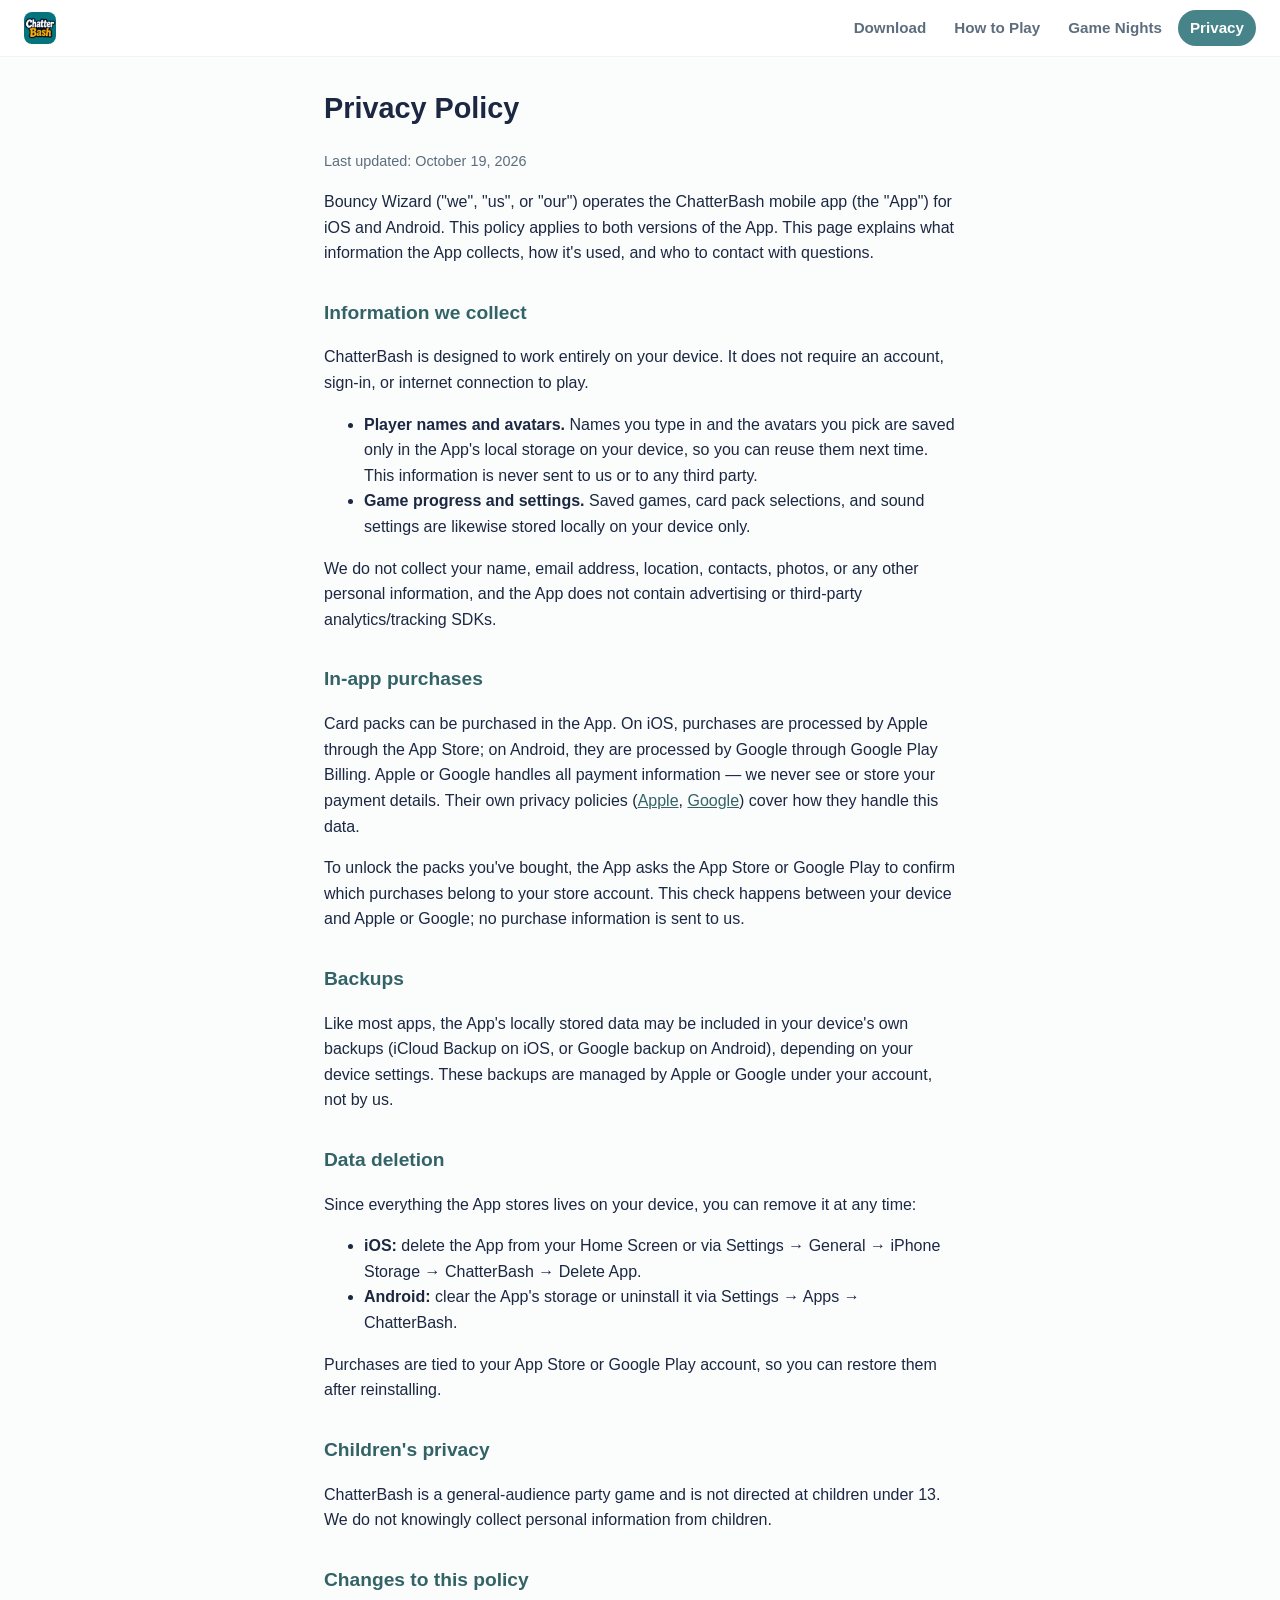
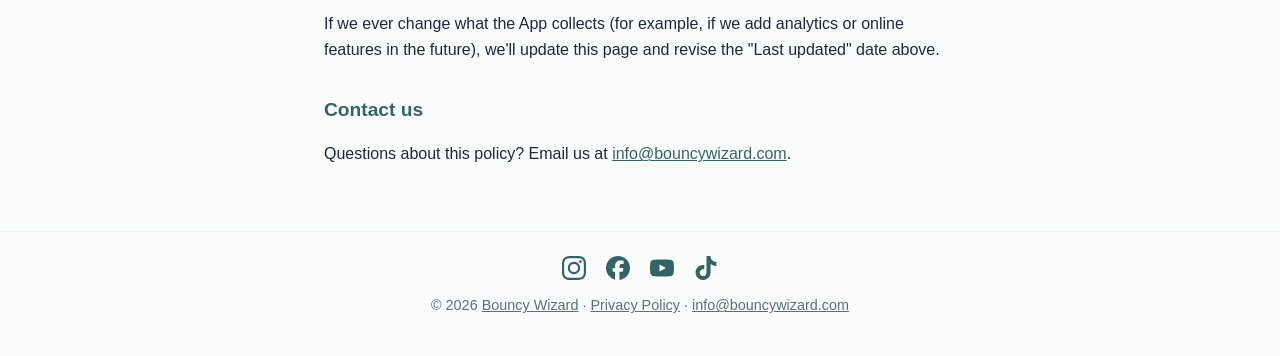
<file: privacy.html>
<!doctype html>
<html lang="en">
<head>
  <meta charset="UTF-8">
  <meta name="viewport" content="width=device-width, initial-scale=1">
  <!-- Google tag (gtag.js) -->
  <script async src="https://www.googletagmanager.com/gtag/js?id=G-C2GBCEYCLD"></script>
  <script>
    window.dataLayer = window.dataLayer || [];
    function gtag(){dataLayer.push(arguments);}
    gtag('js', new Date());
    gtag('config', 'G-C2GBCEYCLD');
  </script>
  <title>Privacy Policy — ChatterBash</title>
  <link rel="icon" type="image/png" href="favicon.png">
  <link rel="apple-touch-icon" href="apple-touch-icon.png">
  <link rel="stylesheet" href="style.css?v=9">
</head>
<body class="legal">
  <header class="site-nav">
    <a class="brand" href="index.html">
      <img src="apple-touch-icon.png" alt="ChatterBash home" width="32" height="32">
    </a>
    <nav aria-label="Main">
      <a href="index.html">Download</a>
      <a href="how-to-play.html">How to Play</a>
      <a href="game-nights.html">Game Nights</a>
      <a href="privacy.html" aria-current="page">Privacy</a>
    </nav>
  </header>

  <main>
    <h1>Privacy Policy</h1>
    <p class="updated">Last updated: October 19, 2026</p>

    <p>
      Bouncy Wizard ("we", "us", or "our") operates the ChatterBash mobile
      app (the "App") for iOS and Android. This policy applies to both
      versions of the App. This page explains what information the App collects,
      how it's used, and who to contact with questions.
    </p>

    <h2>Information we collect</h2>
    <p>
      ChatterBash is designed to work entirely on your device. It does not
      require an account, sign-in, or internet connection to play.
    </p>
    <ul>
      <li>
        <strong>Player names and avatars.</strong> Names you type in and the
        avatars you pick are saved only in the App's local storage on your
        device, so you can reuse them next time. This information is never
        sent to us or to any third party.
      </li>
      <li>
        <strong>Game progress and settings.</strong> Saved games, card pack
        selections, and sound settings are likewise stored locally on your
        device only.
      </li>
    </ul>
    <p>
      We do not collect your name, email address, location, contacts,
      photos, or any other personal information, and the App does not
      contain advertising or third-party analytics/tracking SDKs.
    </p>

    <h2>In-app purchases</h2>
    <p>
      Card packs can be purchased in the App. On iOS, purchases are
      processed by Apple through the App Store; on Android, they are
      processed by Google through Google Play Billing. Apple or Google
      handles all payment information — we never see or store your payment
      details. Their own privacy policies
      (<a href="https://www.apple.com/legal/privacy/">Apple</a>,
      <a href="https://policies.google.com/privacy">Google</a>) cover how
      they handle this data.
    </p>
    <p>
      To unlock the packs you've bought, the App asks the App Store or
      Google Play to confirm which purchases belong to your store account.
      This check happens between your device and Apple or Google; no
      purchase information is sent to us.
    </p>

    <h2>Backups</h2>
    <p>
      Like most apps, the App's locally stored data may be included in your
      device's own backups (iCloud Backup on iOS, or Google backup on
      Android), depending on your device settings. These backups are
      managed by Apple or Google under your account, not by us.
    </p>

    <h2>Data deletion</h2>
    <p>
      Since everything the App stores lives on your device, you can remove
      it at any time:
    </p>
    <ul>
      <li>
        <strong>iOS:</strong> delete the App from your Home Screen or via
        Settings &rarr; General &rarr; iPhone Storage &rarr; ChatterBash
        &rarr; Delete App.
      </li>
      <li>
        <strong>Android:</strong> clear the App's storage or uninstall it
        via Settings &rarr; Apps &rarr; ChatterBash.
      </li>
    </ul>
    <p>
      Purchases are tied to your App Store or Google Play account, so you
      can restore them after reinstalling.
    </p>

    <h2>Children's privacy</h2>
    <p>
      ChatterBash is a general-audience party game and is not directed at
      children under 13. We do not knowingly collect personal information
      from children.
    </p>

    <h2>Changes to this policy</h2>
    <p>
      If we ever change what the App collects (for example, if we add
      analytics or online features in the future), we'll update this page
      and revise the "Last updated" date above.
    </p>

    <h2>Contact us</h2>
    <p>
      Questions about this policy? Email us at
      <a href="mailto:info@bouncywizard.com">info@bouncywizard.com</a>.
    </p>
  </main>

  <footer>
    <nav class="social" aria-label="ChatterBash on social media">
      <a href="https://www.instagram.com/chatterbashapp/" aria-label="Instagram" title="Instagram" target="_blank" rel="noopener">
        <svg viewBox="0 0 24 24" aria-hidden="true"><path d="M7.0301.084c-1.2768.0602-2.1487.264-2.911.5634-.7888.3075-1.4575.72-2.1228 1.3877-.6652.6677-1.075 1.3368-1.3802 2.127-.2954.7638-.4956 1.6365-.552 2.914-.0564 1.2775-.0689 1.6882-.0626 4.947.0062 3.2586.0206 3.6671.0825 4.9473.061 1.2765.264 2.1482.5635 2.9107.308.7889.72 1.4573 1.388 2.1228.6679.6655 1.3365 1.0743 2.1285 1.38.7632.295 1.6361.4961 2.9134.552 1.2773.056 1.6884.069 4.9462.0627 3.2578-.0062 3.668-.0207 4.9478-.0814 1.28-.0607 2.147-.2652 2.9098-.5633.7889-.3086 1.4578-.72 2.1228-1.3881.665-.6682 1.0745-1.3378 1.3795-2.1284.2957-.7632.4966-1.636.552-2.9124.056-1.2809.0692-1.6898.063-4.948-.0063-3.2583-.021-3.6668-.0817-4.9465-.0607-1.2797-.264-2.1487-.5633-2.9117-.3084-.7889-.72-1.4568-1.3876-2.1228C21.2982 1.33 20.628.9208 19.8378.6165 19.074.321 18.2017.1197 16.9244.0645 15.6471.0093 15.236-.005 11.977.0014 8.718.0076 8.31.0215 7.0301.0839m.1402 21.6932c-1.17-.0509-1.8053-.2453-2.2287-.408-.5606-.216-.96-.4771-1.3819-.895-.422-.4178-.6811-.8186-.9-1.378-.1644-.4234-.3624-1.058-.4171-2.228-.0595-1.2645-.072-1.6442-.079-4.848-.007-3.2037.0053-3.583.0607-4.848.05-1.169.2456-1.805.408-2.2282.216-.5613.4762-.96.895-1.3816.4188-.4217.8184-.6814 1.3783-.9003.423-.1651 1.0575-.3614 2.227-.4171 1.2655-.06 1.6447-.072 4.848-.079 3.2033-.007 3.5835.005 4.8495.0608 1.169.0508 1.8053.2445 2.228.408.5608.216.96.4754 1.3816.895.4217.4194.6816.8176.9005 1.3787.1653.4217.3617 1.056.4169 2.2263.0602 1.2655.0739 1.645.0796 4.848.0058 3.203-.0055 3.5834-.061 4.848-.051 1.17-.245 1.8055-.408 2.2294-.216.5604-.4763.96-.8954 1.3814-.419.4215-.8181.6811-1.3783.9-.4224.1649-1.0577.3617-2.2262.4174-1.2656.0595-1.6448.072-4.8493.079-3.2045.007-3.5825-.006-4.848-.0608M16.953 5.5864A1.44 1.44 0 1 0 18.39 4.144a1.44 1.44 0 0 0-1.437 1.4424M5.8385 12.012c.0067 3.4032 2.7706 6.1557 6.173 6.1493 3.4026-.0065 6.157-2.7701 6.1506-6.1733-.0065-3.4032-2.771-6.1565-6.174-6.1498-3.403.0067-6.156 2.771-6.1496 6.1738M8 12.0077a4 4 0 1 1 4.008 3.9921A3.9996 3.9996 0 0 1 8 12.0077"/></svg>
      </a>
      <a href="https://www.facebook.com/profile.php?id=61594119927908" aria-label="Facebook" title="Facebook" target="_blank" rel="noopener">
        <svg viewBox="0 0 24 24" aria-hidden="true"><path d="M9.101 23.691v-7.98H6.627v-3.667h2.474v-1.58c0-4.085 1.848-5.978 5.858-5.978.401 0 .955.042 1.468.103a8.68 8.68 0 0 1 1.141.195v3.325a8.623 8.623 0 0 0-.653-.036 26.805 26.805 0 0 0-.733-.009c-.707 0-1.259.096-1.675.309a1.686 1.686 0 0 0-.679.622c-.258.42-.374.995-.374 1.752v1.297h3.919l-.386 2.103-.287 1.564h-3.246v8.245C19.396 23.238 24 18.179 24 12.044c0-6.627-5.373-12-12-12s-12 5.373-12 12c0 5.628 3.874 10.35 9.101 11.647Z"/></svg>
      </a>
      <a href="https://www.youtube.com/@ChatterBash" aria-label="YouTube" title="YouTube" target="_blank" rel="noopener">
        <svg viewBox="0 0 24 24" aria-hidden="true"><path d="M23.498 6.186a3.016 3.016 0 0 0-2.122-2.136C19.505 3.545 12 3.545 12 3.545s-7.505 0-9.377.505A3.017 3.017 0 0 0 .502 6.186C0 8.07 0 12 0 12s0 3.93.502 5.814a3.016 3.016 0 0 0 2.122 2.136c1.871.505 9.376.505 9.376.505s7.505 0 9.377-.505a3.015 3.015 0 0 0 2.122-2.136C24 15.93 24 12 24 12s0-3.93-.502-5.814zM9.545 15.568V8.432L15.818 12l-6.273 3.568z"/></svg>
      </a>
      <a href="https://www.tiktok.com/@chatterbash" aria-label="TikTok" title="TikTok" target="_blank" rel="noopener">
        <svg viewBox="0 0 24 24" aria-hidden="true"><path d="M12.525.02c1.31-.02 2.61-.01 3.91-.02.08 1.53.63 3.09 1.75 4.17 1.12 1.11 2.7 1.62 4.24 1.79v4.03c-1.44-.05-2.89-.35-4.2-.97-.57-.26-1.1-.59-1.62-.93-.01 2.92.01 5.84-.02 8.75-.08 1.4-.54 2.79-1.35 3.94-1.31 1.92-3.58 3.17-5.91 3.21-1.43.08-2.86-.31-4.08-1.03-2.02-1.19-3.44-3.37-3.65-5.71-.02-.5-.03-1-.01-1.49.18-1.9 1.12-3.72 2.58-4.96 1.66-1.44 3.98-2.13 6.15-1.72.02 1.48-.04 2.96-.04 4.44-.99-.32-2.15-.23-3.02.37-.63.41-1.11 1.04-1.36 1.75-.21.51-.15 1.07-.14 1.61.24 1.64 1.82 3.02 3.5 2.87 1.12-.01 2.19-.66 2.77-1.61.19-.33.4-.67.41-1.06.1-1.79.06-3.57.07-5.36.01-4.03-.01-8.05.02-12.07z"/></svg>
      </a>
    </nav>
    <p>
      &copy; 2026 <a href="https://bouncywizard.com/" target="_blank" rel="noopener">Bouncy Wizard</a> ·
      <a href="privacy.html">Privacy Policy</a> ·
      <a href="mailto:info@bouncywizard.com">info@bouncywizard.com</a>
    </p>
  </footer>
</body>
</html>
</file>
<file: style.css>
:root {
  --teal: #468489;
  --teal-dark: #336367;
  --gold: #f4b400;
  --green: #27c46a;
  --text: #1c2742;
  --text-secondary: #5d6d7e;
  --bg: #fbfdfd;
  --bg-panel: #ffffff;
  --bg-wash: #eef5f5;
  --max-width: 720px;
}

* {
  box-sizing: border-box;
}

body {
  margin: 0;
  font-family: -apple-system, BlinkMacSystemFont, "Segoe UI", Roboto, Helvetica, Arial, sans-serif;
  color: var(--text);
  background: var(--bg);
  line-height: 1.6;
}

a {
  color: var(--teal-dark);
}

/* Site-wide navigation bar */
.site-nav {
  position: sticky;
  top: 0;
  z-index: 10;
  display: flex;
  align-items: center;
  justify-content: space-between;
  flex-wrap: wrap;
  gap: 8px 24px;
  padding: 10px 24px;
  background: var(--bg-panel);
  border-bottom: 1px solid var(--bg-wash);
}

.site-nav .brand {
  display: inline-flex;
  align-items: center;
  gap: 8px;
  font-weight: 700;
  font-size: 1.1rem;
  color: var(--text);
  text-decoration: none;
}

.site-nav .brand img {
  width: 32px;
  height: 32px;
  border-radius: 8px;
}

.site-nav nav {
  display: flex;
  flex-wrap: wrap;
  gap: 4px;
}

.site-nav nav a {
  padding: 6px 12px;
  border-radius: 999px;
  color: var(--text-secondary);
  font-weight: 600;
  font-size: 0.95rem;
  text-decoration: none;
}

.site-nav nav a:hover,
.site-nav nav a:focus-visible {
  color: var(--teal-dark);
  background: var(--bg-wash);
}

.site-nav nav a[aria-current="page"] {
  color: white;
  background: var(--teal);
}

@media (max-width: 560px) {
  .site-nav {
    justify-content: center;
    padding: 10px 16px;
  }

  .site-nav nav {
    justify-content: center;
  }

  .site-nav nav {
    gap: 0;
  }

  .site-nav nav a {
    padding: 5px 8px;
    font-size: 0.85rem;
  }
}

/* Shorter header for inner pages */
.page-hero {
  background: linear-gradient(180deg, var(--bg-wash) 0%, var(--bg) 100%);
  text-align: center;
  padding: 40px 24px 16px;
}

.page-hero h1 {
  margin: 0 0 4px;
  font-size: 2rem;
  color: var(--teal-dark);
}

.page-hero .tagline {
  margin: 0 auto;
  max-width: 480px;
  color: var(--text-secondary);
  font-size: 1.1rem;
}

header.hero {
  background: linear-gradient(180deg, var(--bg-wash) 0%, var(--bg) 100%);
  text-align: center;
  padding: 48px 24px 32px;
}

header.hero img.logo {
  display: inline-block;
  max-width: 260px;
  width: 100%;
  height: auto;
}

header.hero h1 {
  margin: 0 0 16px;
  line-height: 0;
}

header.hero p.tagline {
  margin: 0 auto;
  max-width: 480px;
  color: var(--text-secondary);
  font-size: 1.1rem;
}

main {
  max-width: var(--max-width);
  margin: 0 auto;
  padding: 8px 24px 48px;
}

.cta-row {
  display: flex;
  justify-content: center;
  align-items: center;
  gap: 12px;
  flex-wrap: wrap;
  margin: 24px 0 8px;
}

.badge {
  display: inline-block;
  padding: 10px 20px;
  border-radius: 999px;
  background: var(--teal);
  color: white;
  font-weight: 600;
  text-decoration: none;
}

.badge.secondary {
  background: transparent;
  color: var(--teal-dark);
  border: 2px solid var(--teal);
}

.hero-note {
  text-align: center;
  margin: 12px 0 0;
  color: var(--text-secondary);
  font-size: 0.9rem;
}

.play-badge {
  display: inline-flex;
  align-items: center;
}

.play-badge img {
  height: 56px;
  width: auto;
}

/* The Play PNG has ~15% transparent padding baked in; Apple's SVG has none,
   so 38px here matches the Play badge's visible height. */
.app-store-badge {
  display: inline-flex;
  align-items: center;
}

.app-store-badge img {
  height: 38px;
  width: auto;
}

section {
  margin: 40px 0;
}

section h2 {
  color: var(--teal-dark);
  font-size: 1.4rem;
}

.cards {
  display: grid;
  grid-template-columns: repeat(auto-fit, minmax(180px, 1fr));
  gap: 16px;
}

.card {
  background: var(--bg-panel);
  border: 1px solid var(--bg-wash);
  border-radius: 12px;
  padding: 16px;
  text-align: center;
}

.card .round-num {
  color: var(--gold);
  font-weight: 700;
  font-size: 0.85rem;
  letter-spacing: 1px;
}

.steps {
  padding-left: 1.4em;
}

.steps li {
  margin-bottom: 12px;
}

.steps li::marker {
  color: var(--teal);
  font-weight: 700;
}

.card strong {
  display: block;
  margin-bottom: 4px;
}

.card p {
  margin: 0;
}

.cta-section {
  text-align: center;
}

footer {
  text-align: center;
  padding: 24px;
  color: var(--text-secondary);
  font-size: 0.9rem;
  border-top: 1px solid var(--bg-wash);
}

footer a {
  color: var(--text-secondary);
  text-decoration: underline;
}

.legal main {
  max-width: 680px;
}

.legal h1 {
  font-size: 1.8rem;
}

.legal h2 {
  color: var(--teal-dark);
  font-size: 1.2rem;
  margin-top: 32px;
}

.legal .updated {
  color: var(--text-secondary);
  font-size: 0.9rem;
}

.social {
  display: flex;
  justify-content: center;
  gap: 20px;
  margin-bottom: 12px;
}

.social a {
  display: inline-flex;
  color: var(--teal-dark);
  transition: color 0.15s ease, transform 0.15s ease;
}

.social a:hover,
.social a:focus-visible {
  color: var(--teal);
  transform: translateY(-2px);
}

.social svg {
  width: 24px;
  height: 24px;
  fill: currentColor;
}

/* How to Play: game-mode tabs */
.tabs {
  display: flex;
  gap: 4px;
  margin: 24px 0 8px;
  padding: 4px;
  background: var(--bg-wash);
  border-radius: 16px;
}

.tab {
  flex: 1;
  display: inline-flex;
  align-items: center;
  justify-content: center;
  flex-wrap: wrap;
  gap: 6px;
  padding: 10px 12px;
  border: 0;
  border-radius: 12px;
  background: transparent;
  color: var(--text-secondary);
  font: inherit;
  font-weight: 600;
  cursor: pointer;
}

.tab:hover {
  color: var(--teal-dark);
}

.tab[aria-selected="true"] {
  background: var(--teal);
  color: white;
}

.tab:focus-visible {
  outline: 2px solid var(--teal-dark);
  outline-offset: 2px;
}

.soon {
  padding: 1px 8px;
  border-radius: 999px;
  background: var(--gold);
  color: var(--text);
  font-size: 0.7rem;
  font-weight: 700;
  letter-spacing: 0.5px;
  text-transform: uppercase;
}

.notice {
  margin: 24px 0 0;
  padding: 12px 16px;
  border-left: 4px solid var(--gold);
  border-radius: 8px;
  background: #fff8e1;
}

.tab-panel section:first-child,
.tab-panel .notice + section {
  margin-top: 24px;
}

/* Game Nights: at home / at your venue */
html {
  scroll-behavior: smooth;
}

.part {
  scroll-margin-top: 80px;
  padding-top: 8px;
}

.part + .part {
  border-top: 1px solid var(--bg-wash);
  padding-top: 32px;
}

.part h2 {
  font-size: 1.7rem;
}

.part h3 {
  color: var(--teal-dark);
  font-size: 1.2rem;
  margin: 32px 0 8px;
}

.chooser {
  display: grid;
  grid-template-columns: repeat(auto-fit, minmax(220px, 1fr));
  gap: 16px;
  margin-top: 24px;
}

.choice {
  display: block;
  padding: 18px 20px;
  border: 2px solid var(--bg-wash);
  border-radius: 12px;
  background: var(--bg-panel);
  color: var(--text);
  text-decoration: none;
  transition: border-color 0.15s ease, transform 0.15s ease;
}

.choice:hover,
.choice:focus-visible {
  border-color: var(--teal);
  transform: translateY(-2px);
}

.choice strong {
  display: block;
  color: var(--teal-dark);
  font-size: 1.15rem;
}

.choice strong::after {
  content: " \2193";
}

.choice span {
  color: var(--text-secondary);
}

.lead {
  color: var(--teal-dark);
  font-size: 1.15rem;
}

.golden {
  padding: 12px 16px;
  border-left: 4px solid var(--gold);
  border-radius: 8px;
  background: #fff8e1;
  font-style: italic;
}

.kit {
  margin: 28px 0;
  padding: 24px;
  border-radius: 12px;
  background: var(--teal-dark);
  color: white;
}

.kit h3 {
  margin: 4px 0 8px;
  color: white;
  font-size: 1.35rem;
}

.kit p {
  margin: 0 0 16px;
}

.kit-label {
  color: var(--gold);
  font-weight: 700;
  font-size: 0.8rem;
  letter-spacing: 1px;
  text-transform: uppercase;
}

.kit-button {
  display: inline-block;
  padding: 10px 20px;
  border-radius: 999px;
  background: var(--gold);
  color: var(--text);
  font-weight: 700;
  text-decoration: none;
}

.kit-button:hover,
.kit-button:focus-visible {
  background: #ffc933;
}

.kit-button span {
  font-weight: 400;
  font-size: 0.9rem;
  white-space: nowrap;
}

.table-wrap {
  overflow-x: auto;
}

table {
  width: 100%;
  border-collapse: collapse;
  font-size: 0.95rem;
}

th,
td {
  padding: 10px 12px;
  text-align: left;
  vertical-align: top;
  border-bottom: 1px solid var(--bg-wash);
}

thead th {
  background: var(--text);
  color: white;
}

tbody th {
  font-weight: 600;
}

tbody tr:nth-child(even) {
  background: var(--bg-wash);
}

@media (max-width: 560px) {
  th,
  td {
    padding: 8px;
  }
}

.hero-social {
  margin: 16px 0 0;
}
</file>
